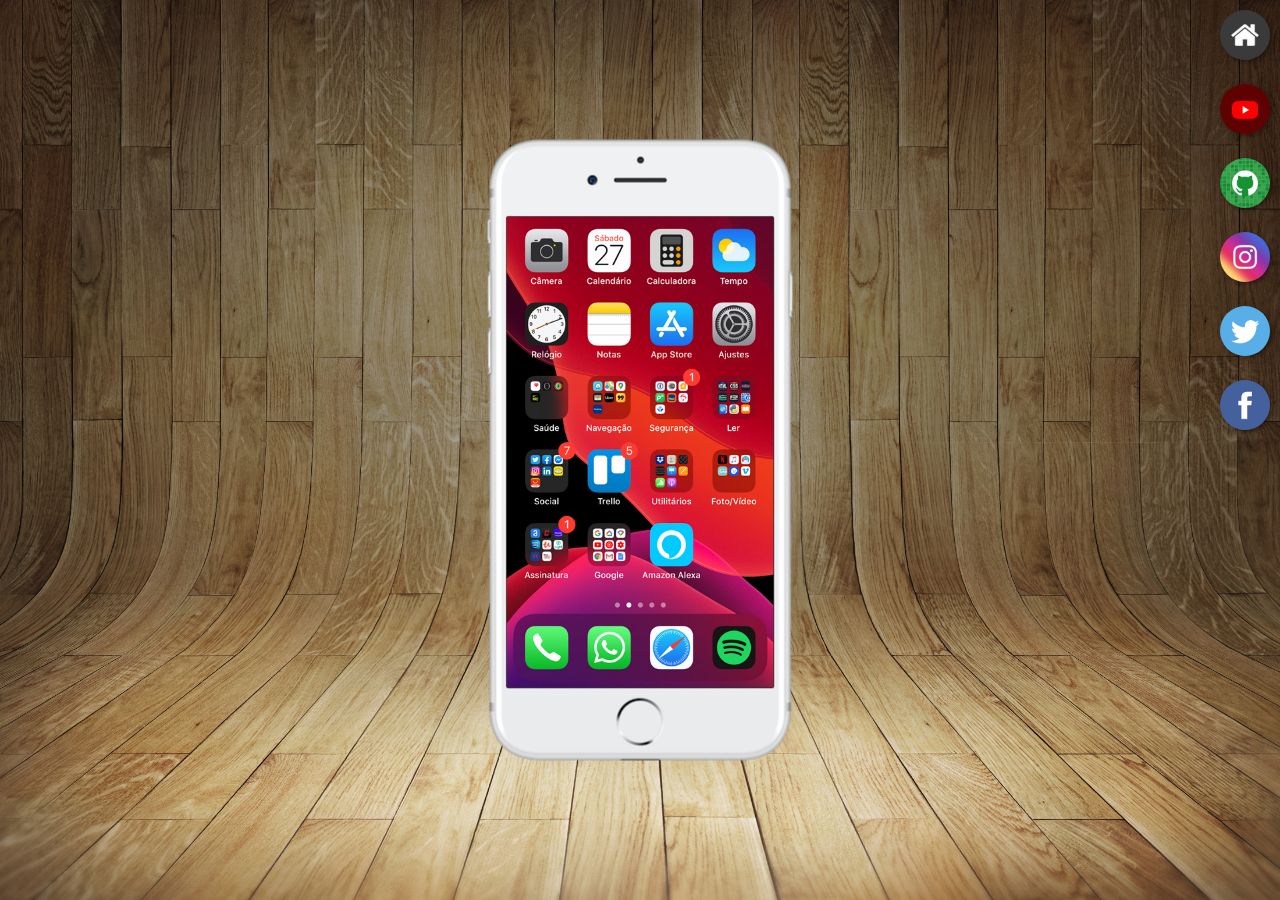
<file: index.html>
<!DOCTYPE html>
<html lang="pt-br">
<head>
    <meta charset="UTF-8">
    <meta name="viewport" content="width=device-width, initial-scale=1.0">
    <link rel="shortcut icon" href="favicon.ico" type="image/x-icon">
    <link rel="stylesheet" href="estilos/style.css">
    <title>Projeto Redes Sociais</title>
</head>
<body>
    <main>
        <section id="telefone">
            <iframe src="home.html" name="tela" id="tela" frameborder="0">
                Seu navegador não é compativel com isso
            </iframe>
        </section>
        <section id="rede-sociais">
            <a href="home.html" target='tela'><img src="imagens/logo-home.jpg" alt="Home"></a><br>
            <a href="youtube.html" target='tela'><img src="imagens/logo-youtube.jpg" alt="YouTube"></a><br>
            <a href="github.html" target='tela'><img src="imagens/logo-github.jpg" alt="GitHub"></a><br>
            <a href="instagram.html" target='tela'><img src="imagens/logo-instagram.jpg" alt="Instagram"></a><br>
            <a href="twitter.html" target='tela'><img src="imagens/logo-twitter.jpg" alt="Twitter"></a><br>
            <a href="facebook.html" target='tela'><img src="imagens/logo-facebook.jpg" alt="FaceBook"></a><br>
        </section>
    </main>
</body>
</html>
</file>
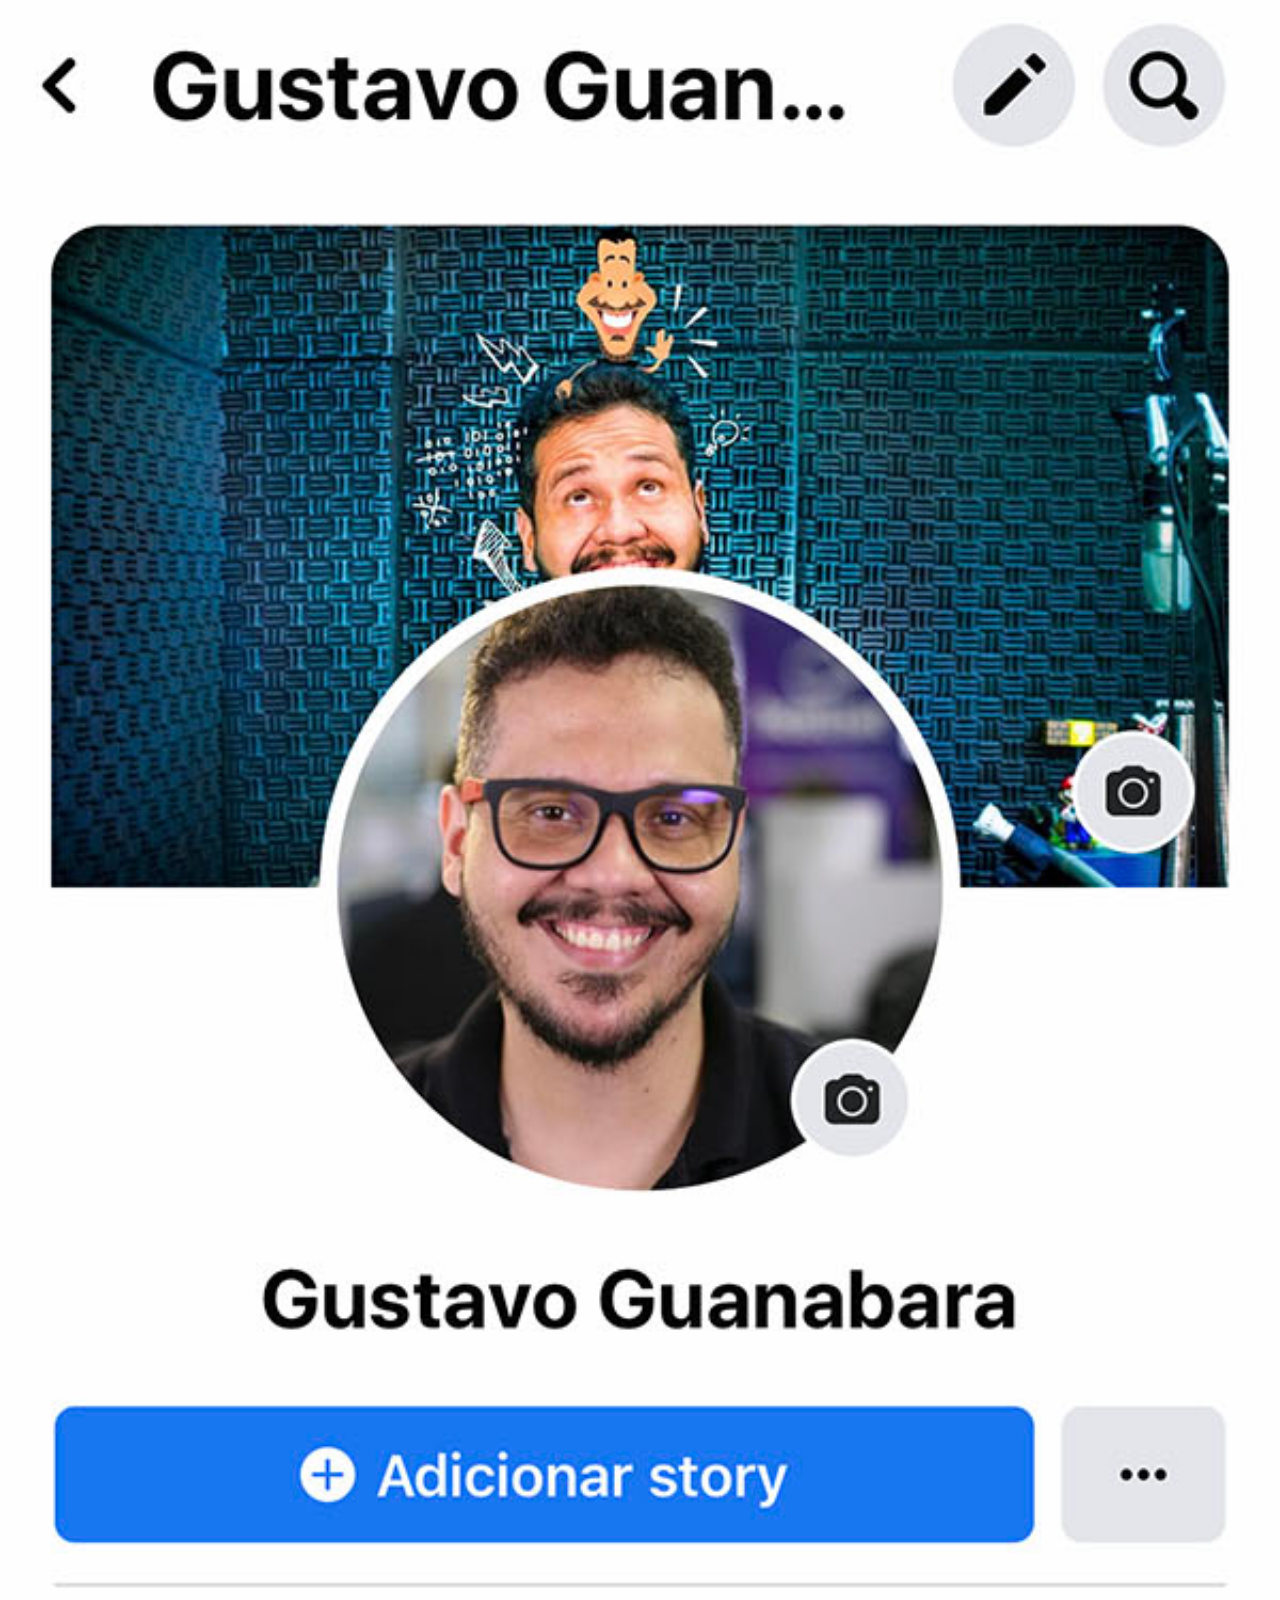
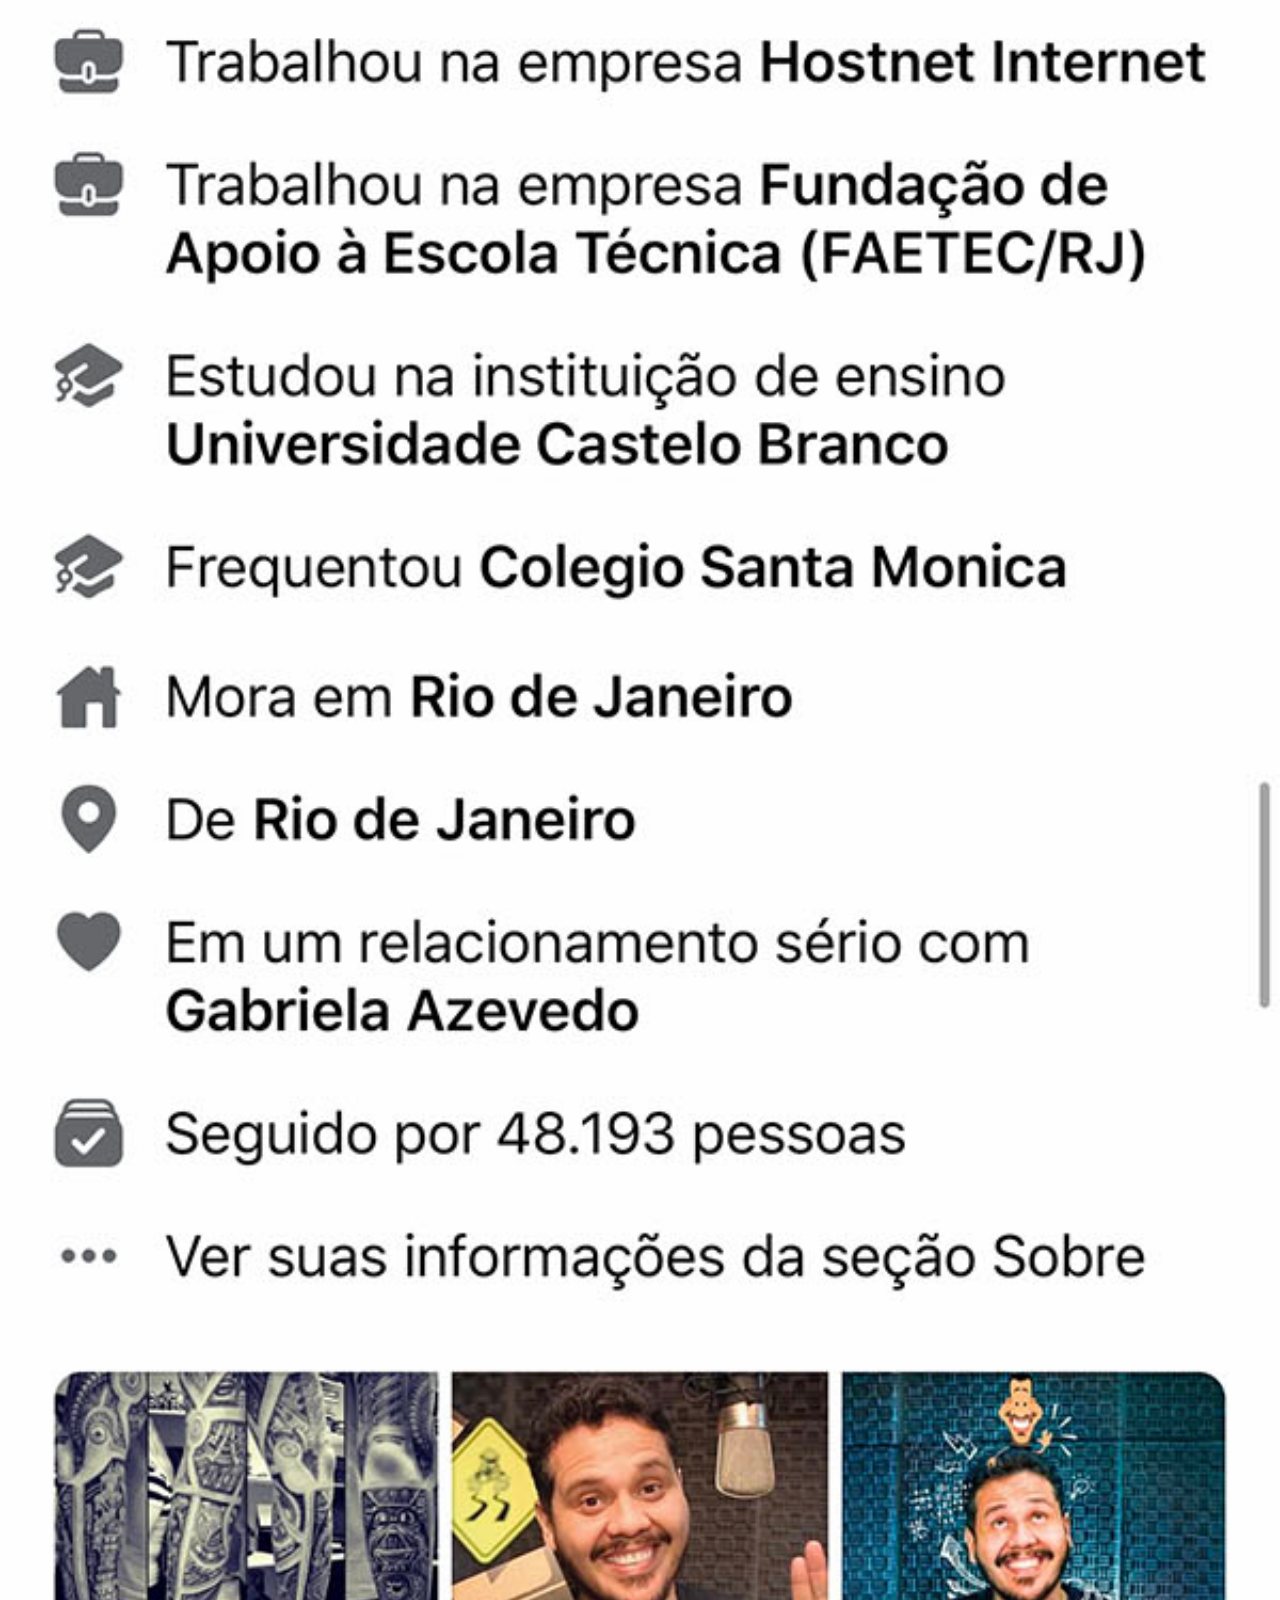
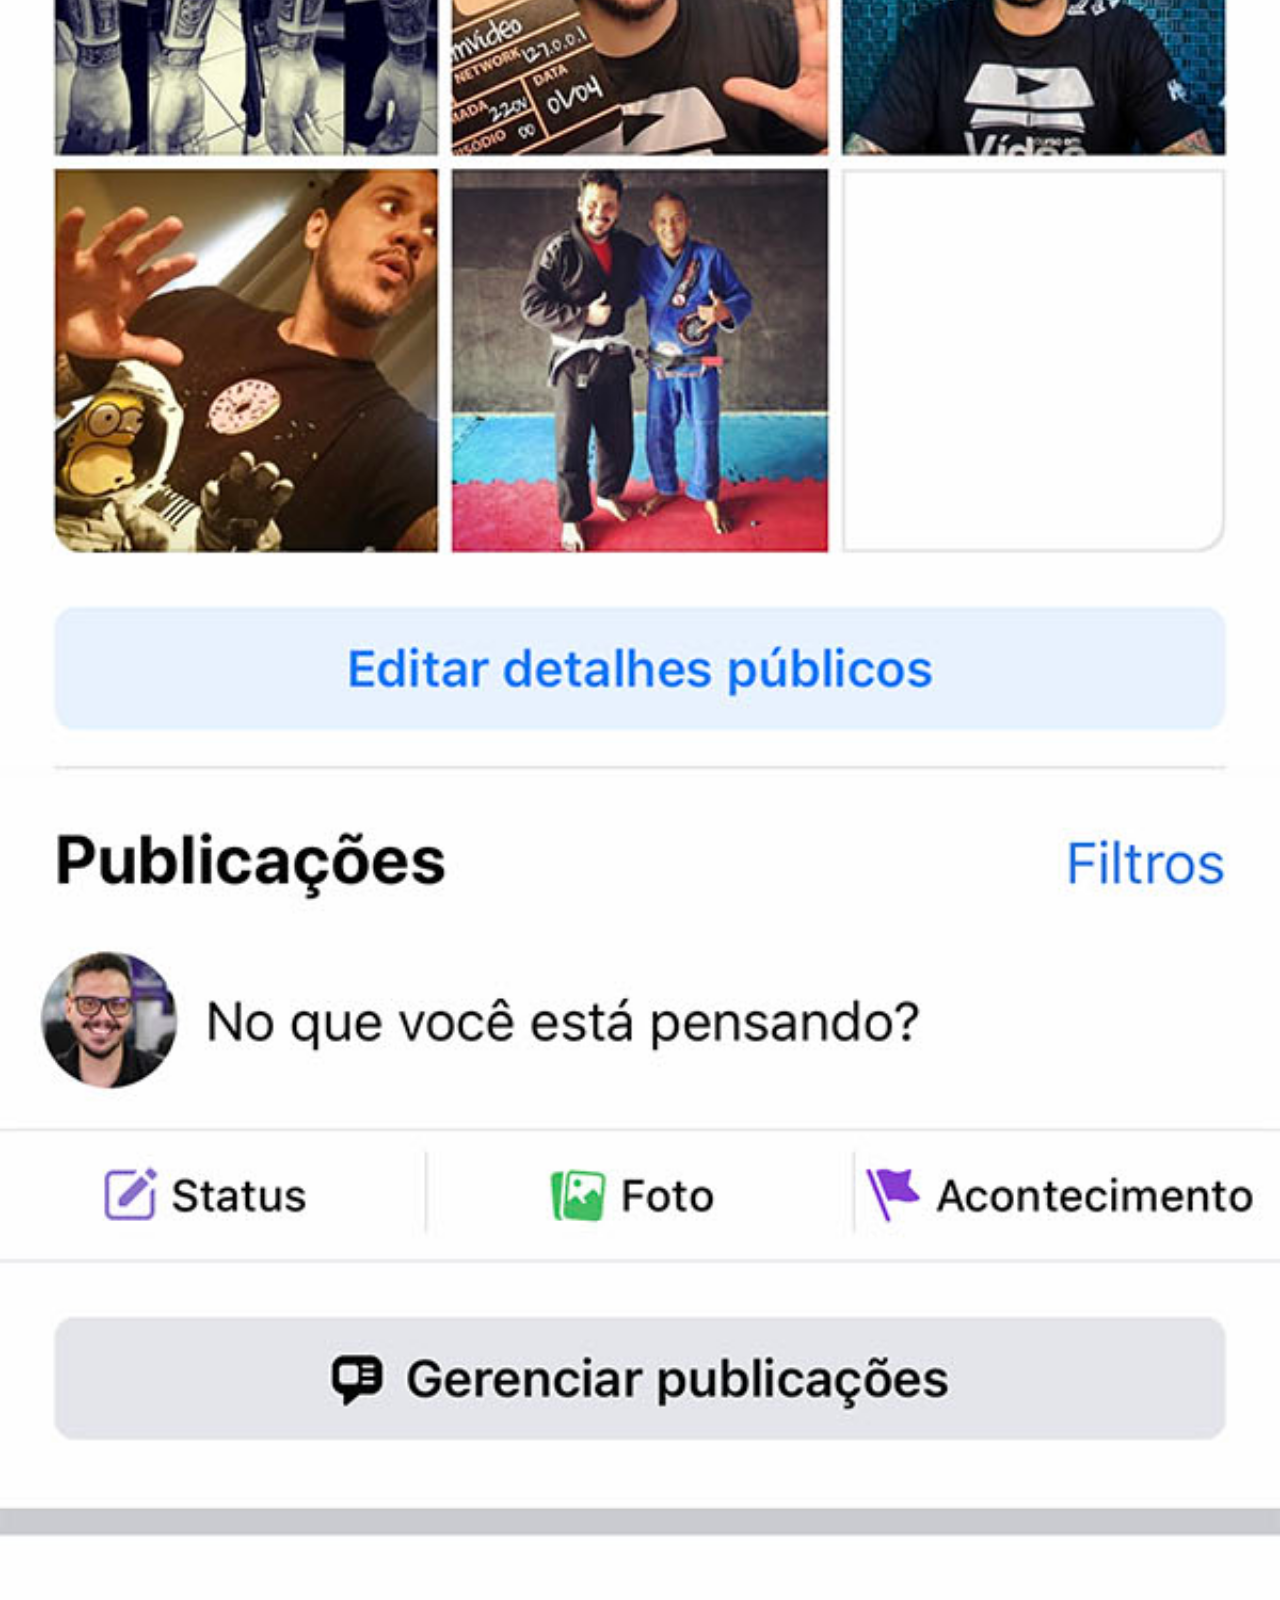
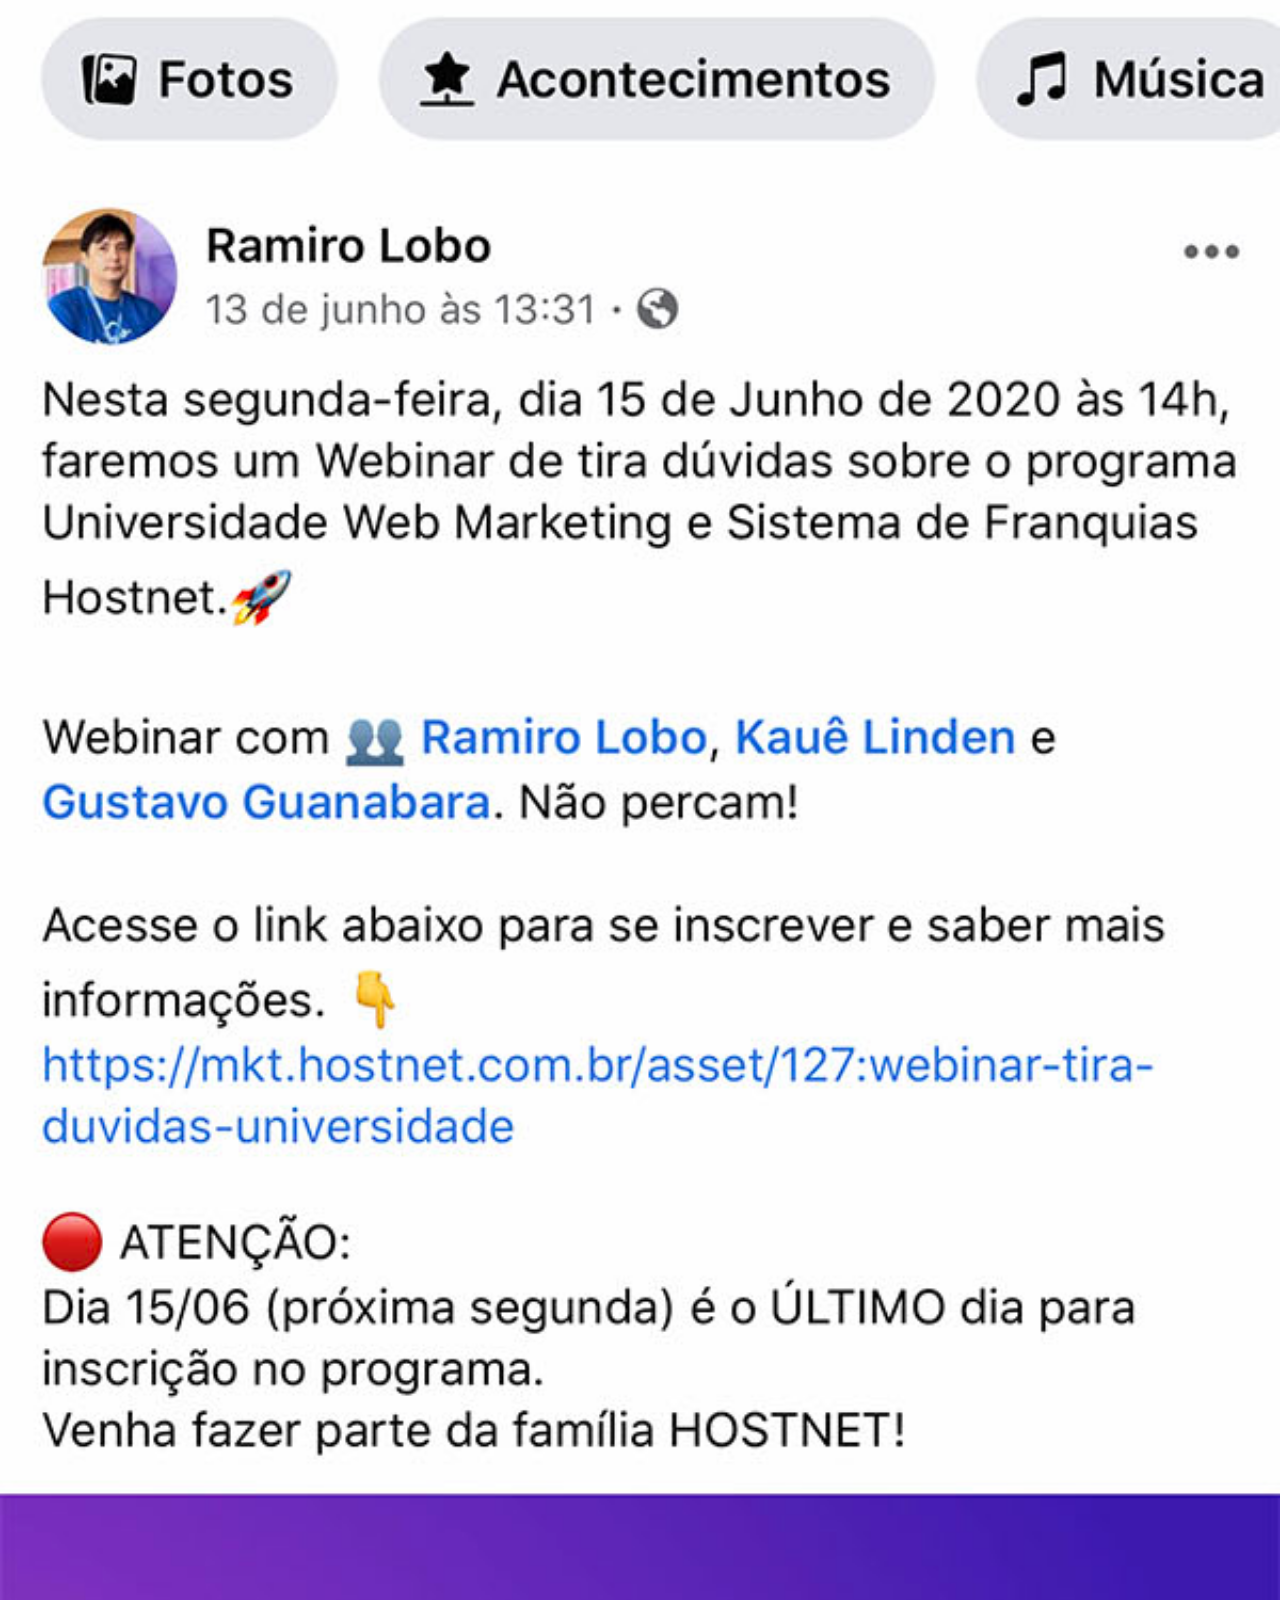
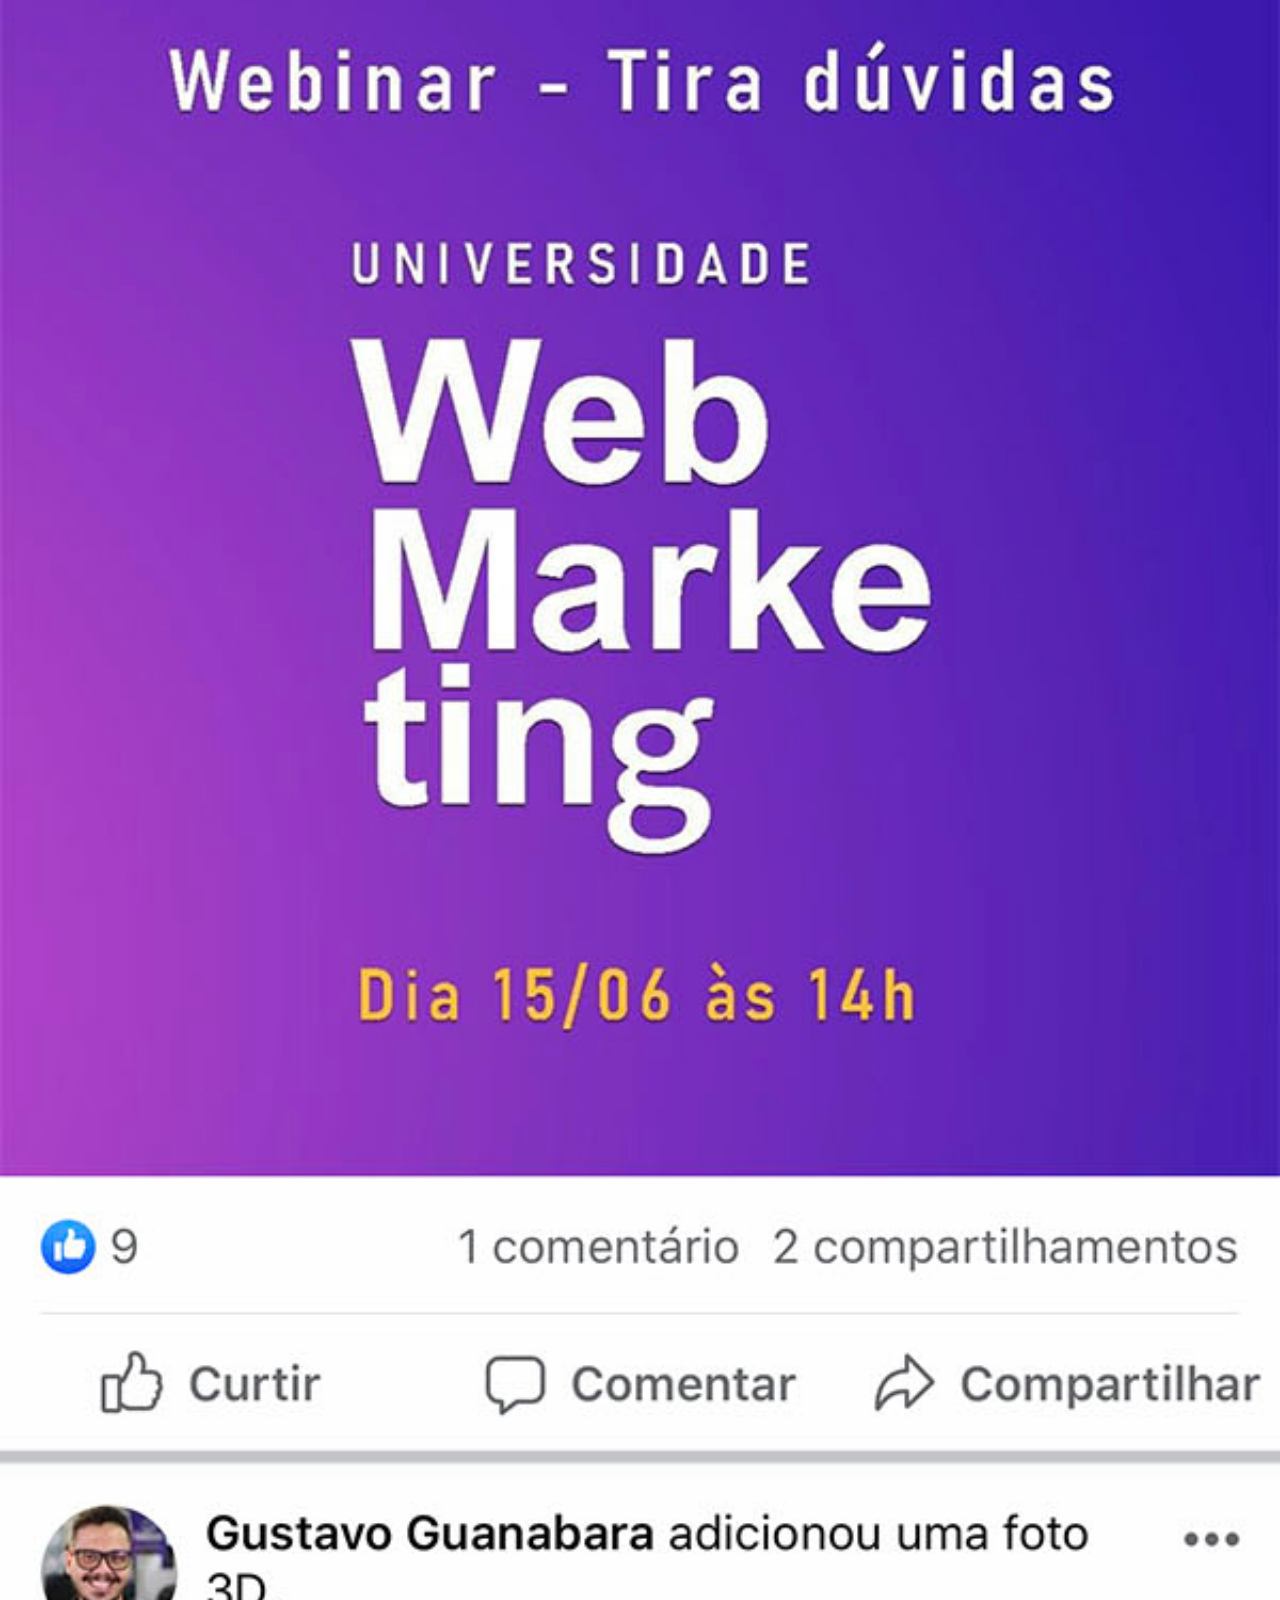
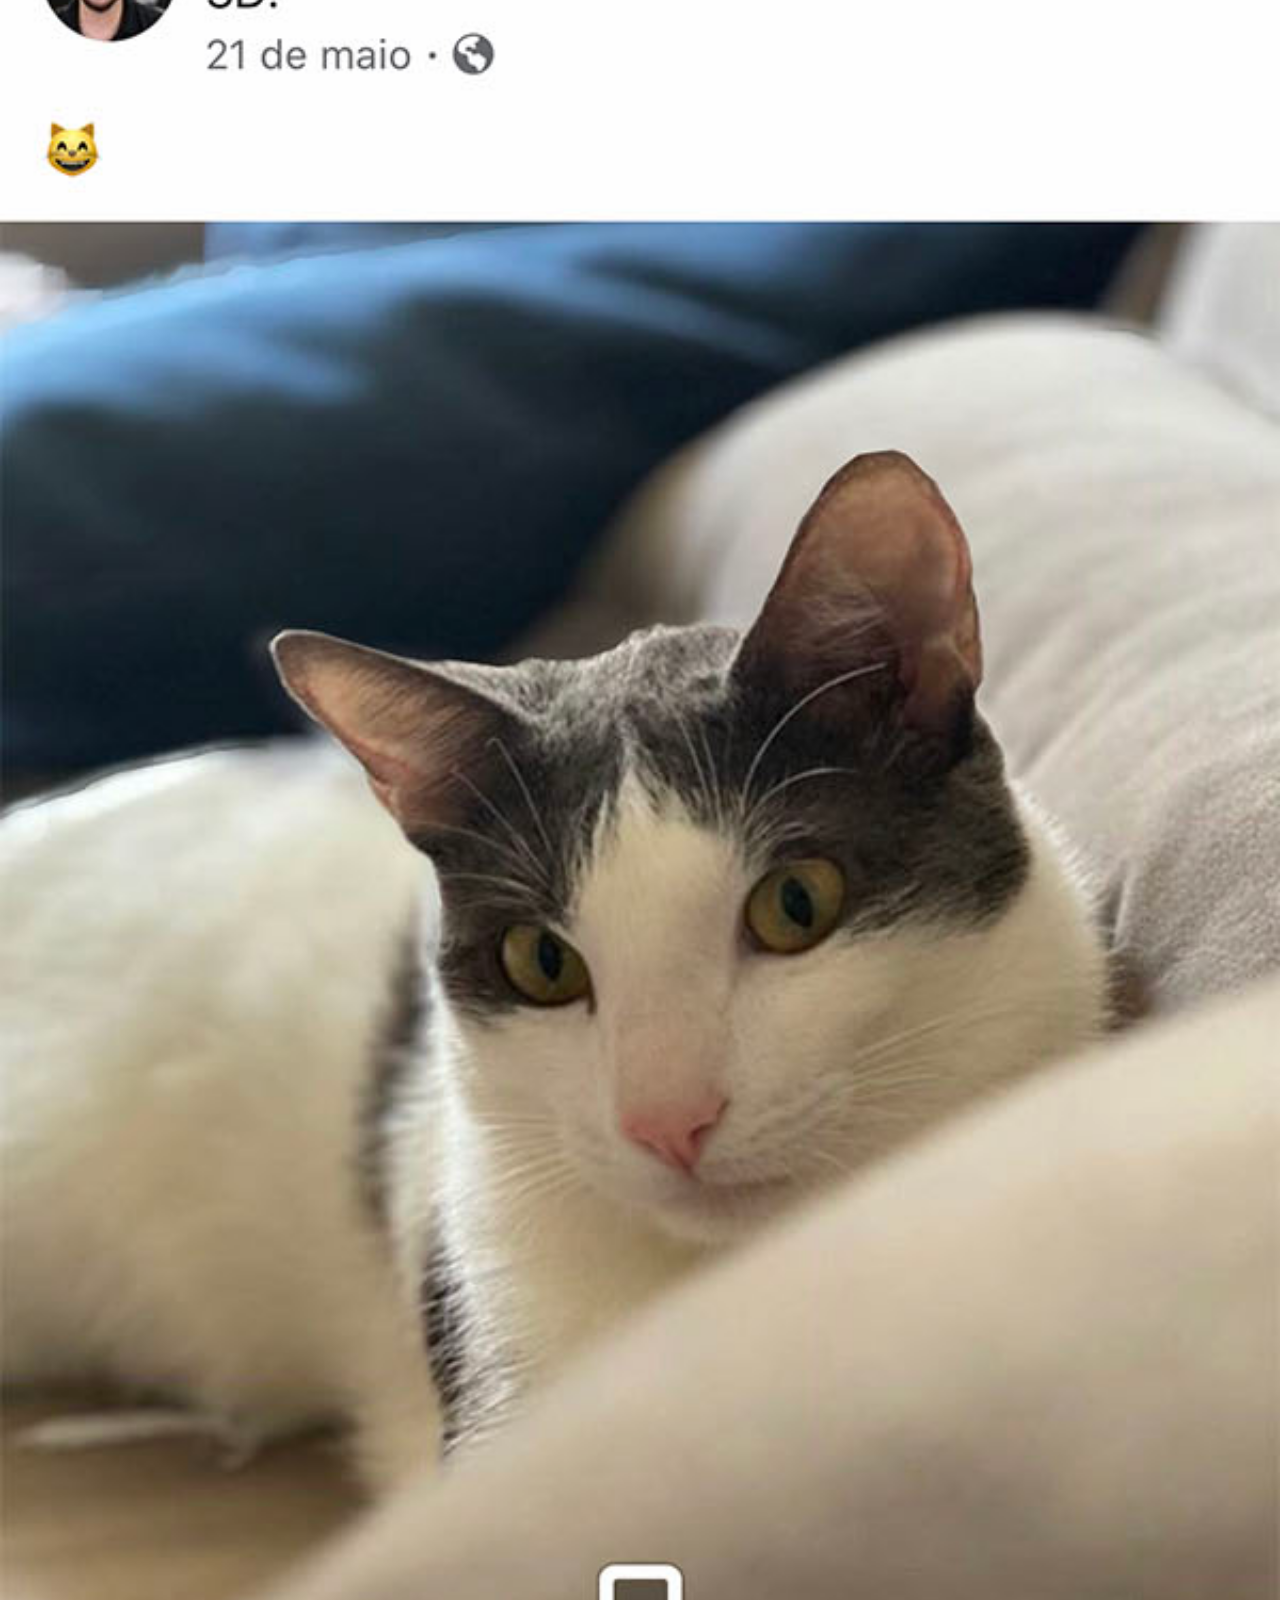
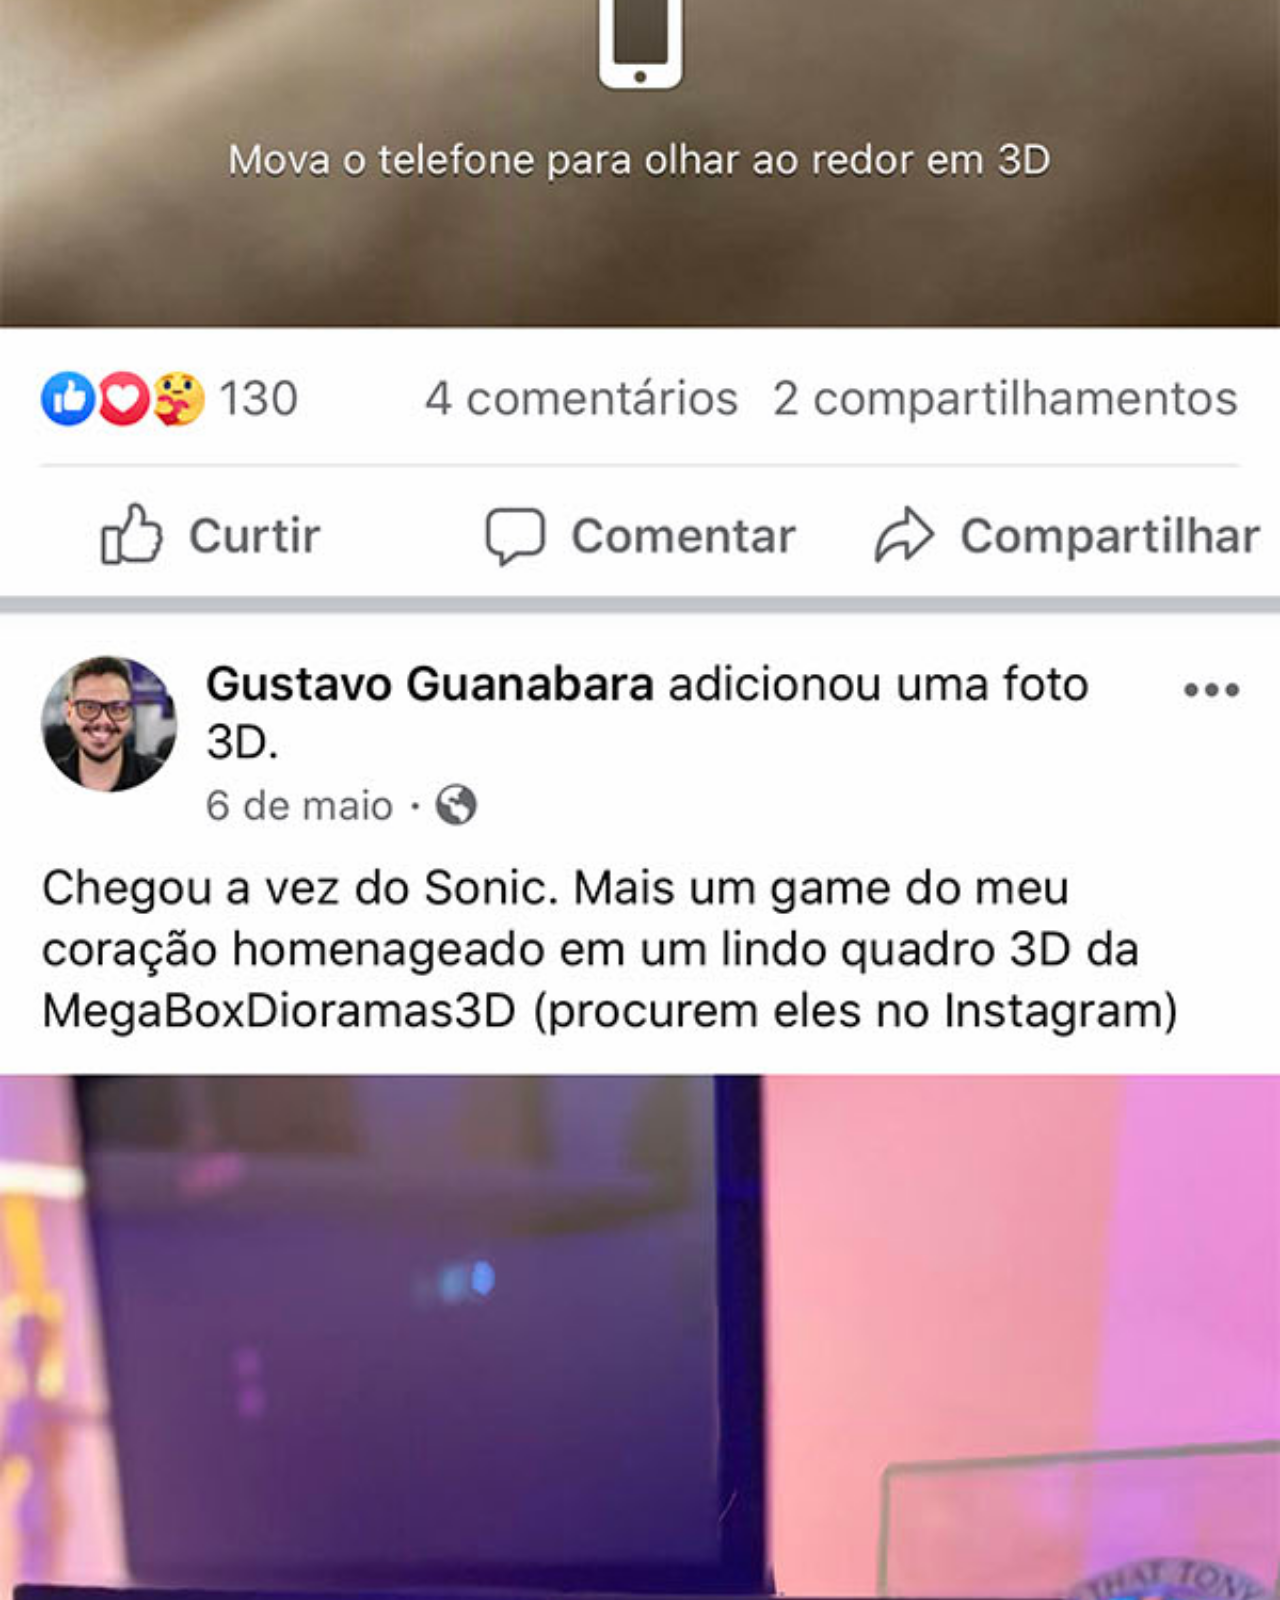
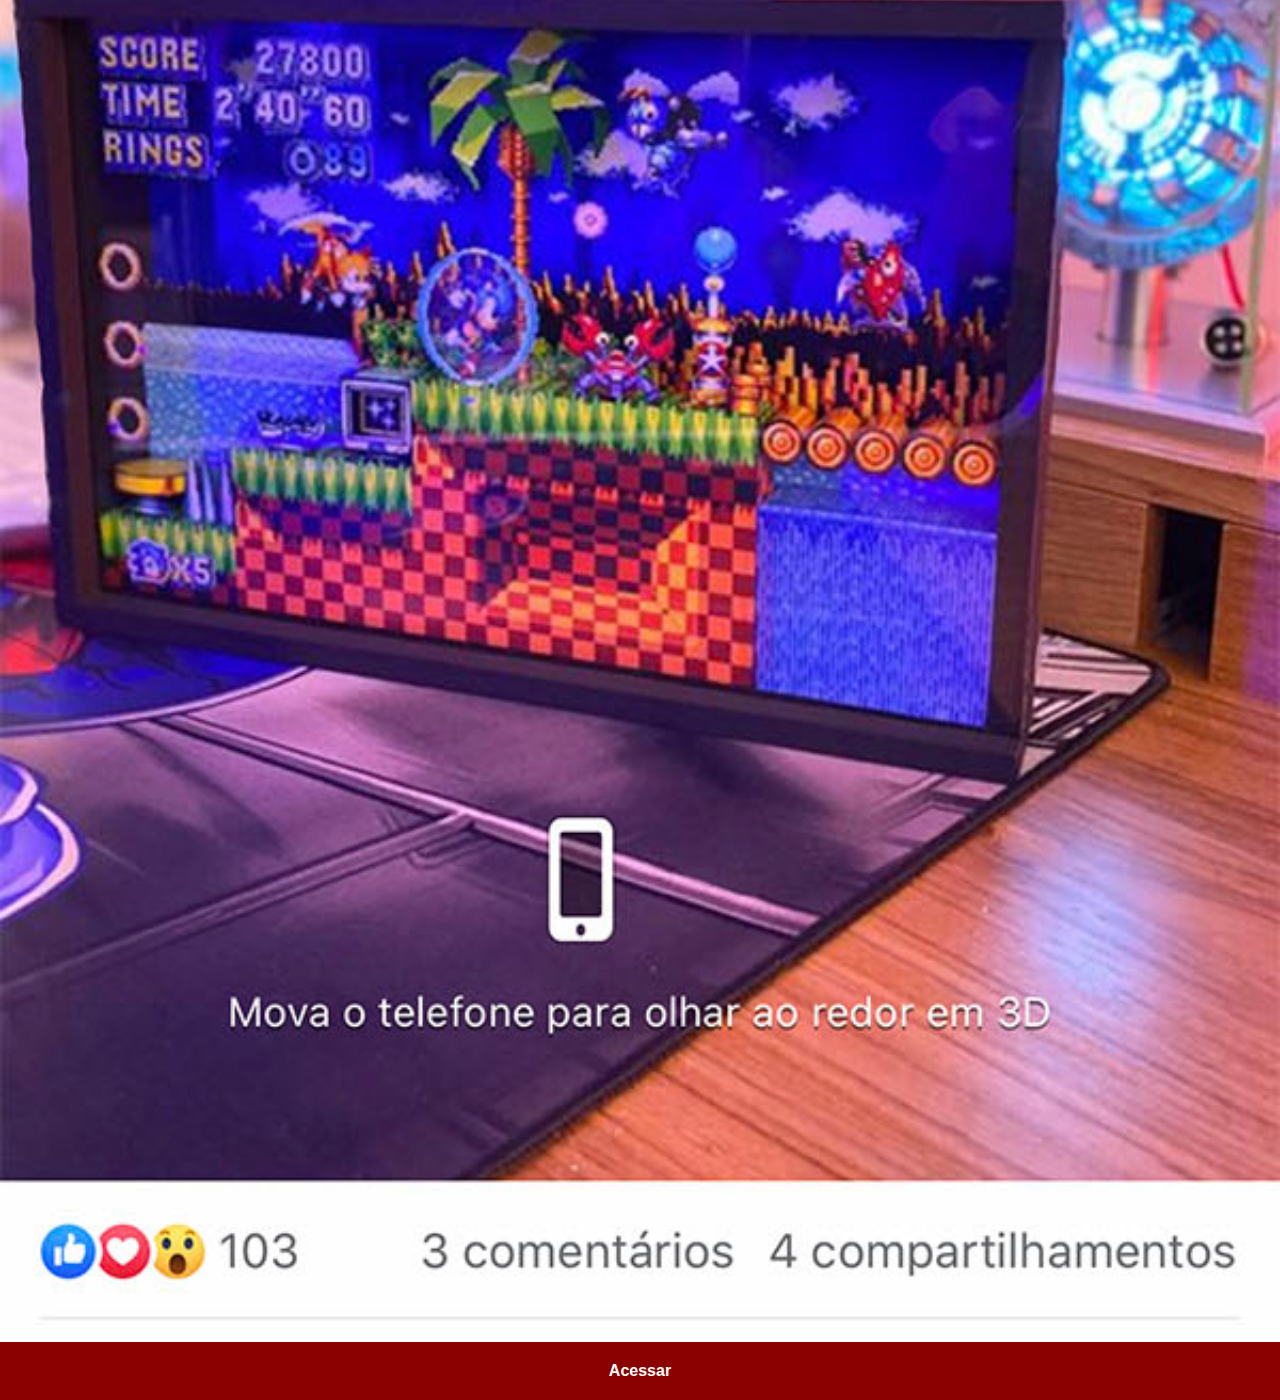
<file: facebook.html>
<!DOCTYPE html>
<html lang="pt-br">
<head>
    <meta charset="UTF-8">
    <meta name="viewport" content="width=device-width, initial-scale=1.0">
    <title>FaceBook</title>
    <link rel="stylesheet" href="estilos/social.css">
</head>
<body>
    <img src="imagens/tela-facebook.jpg" alt="FaceBook">
    <a href="https://www.facebook.com/gustavoguanabara/?locale=pt_BR" target="_blank">Acessar</a>
</body>
</html>
</file>
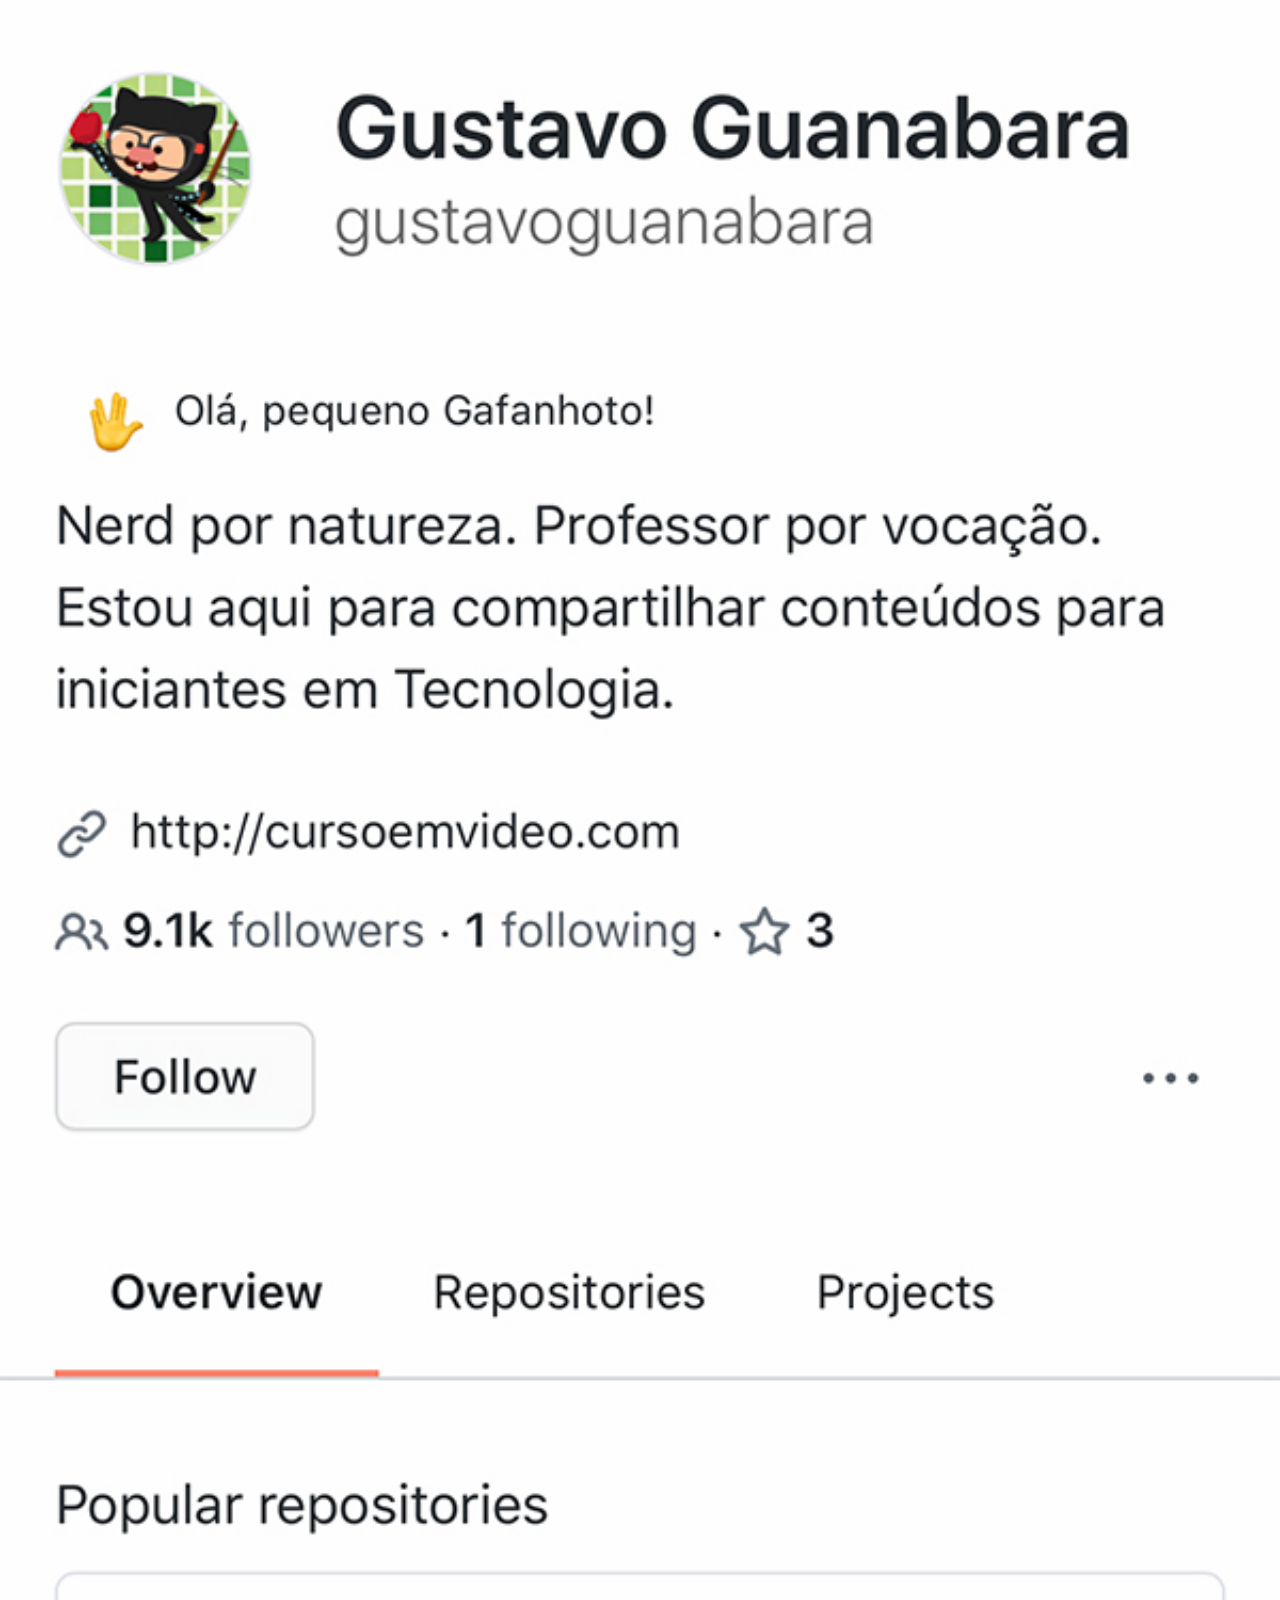
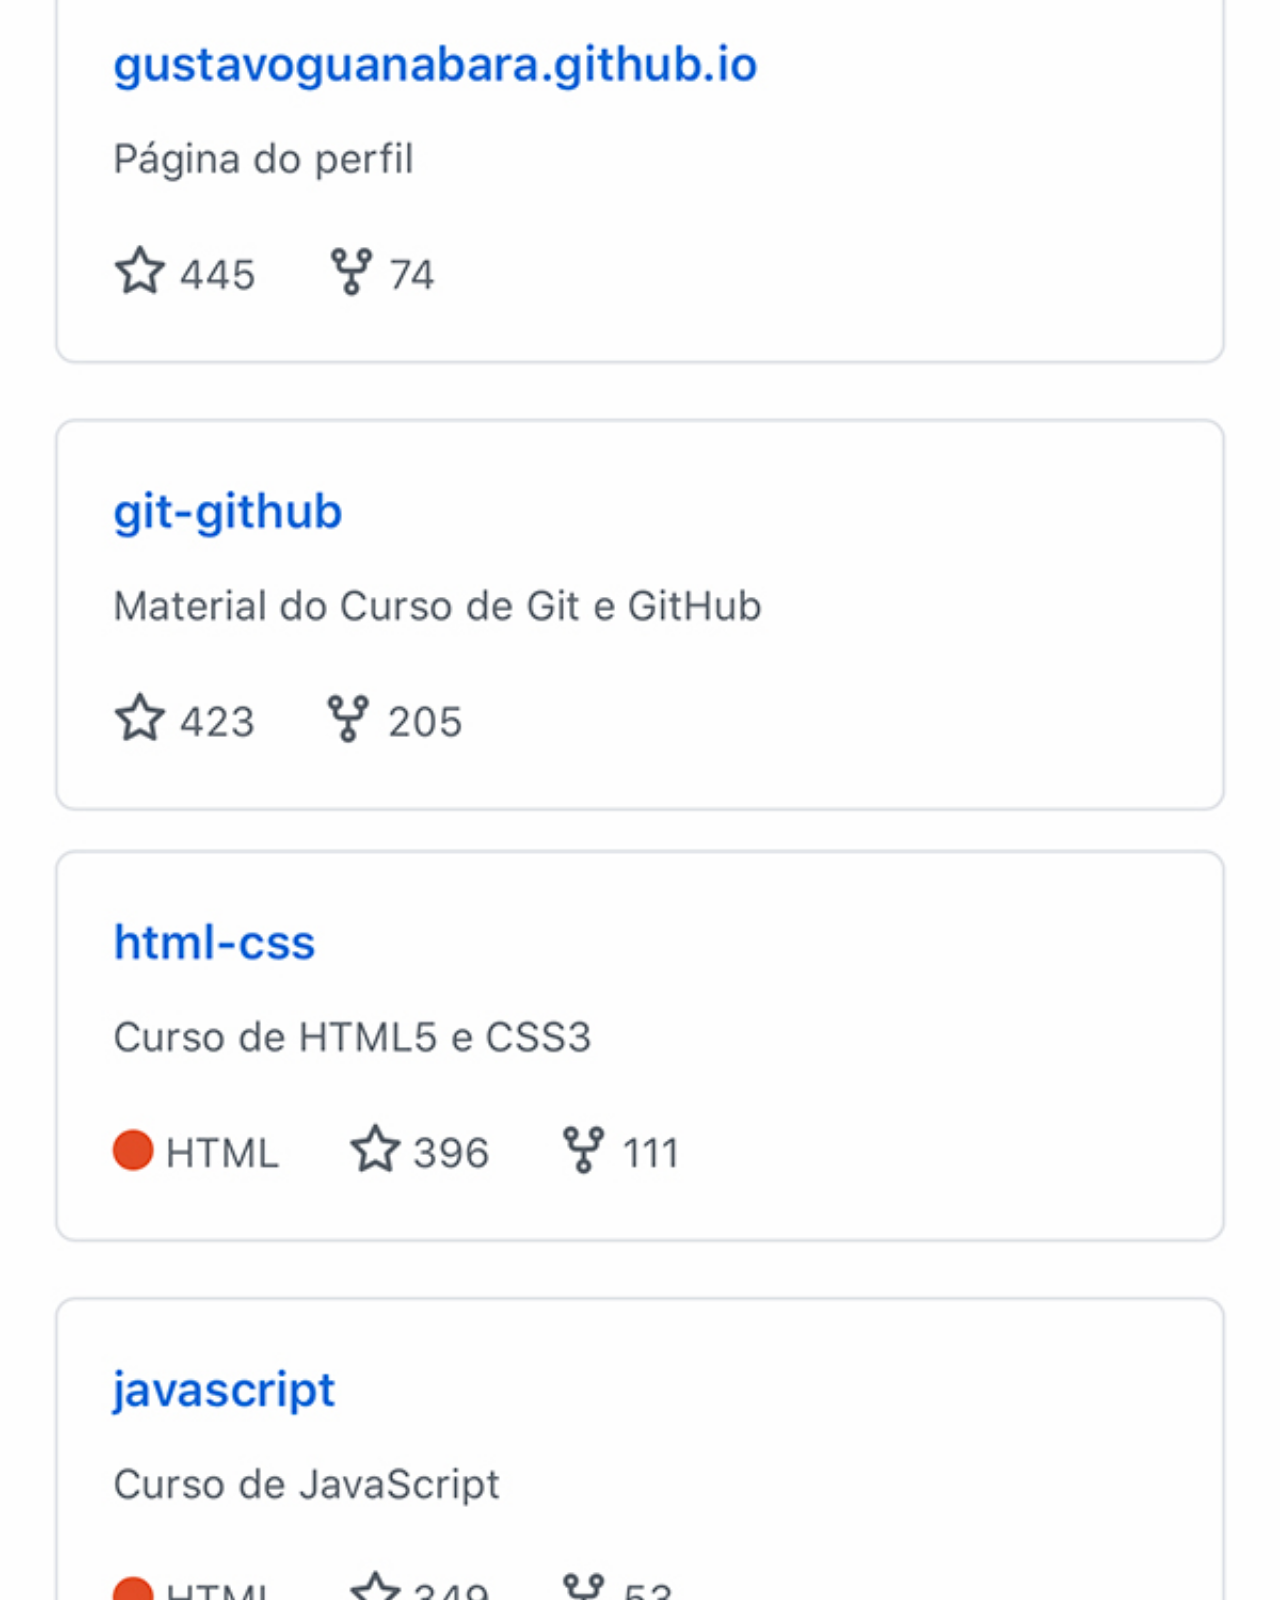
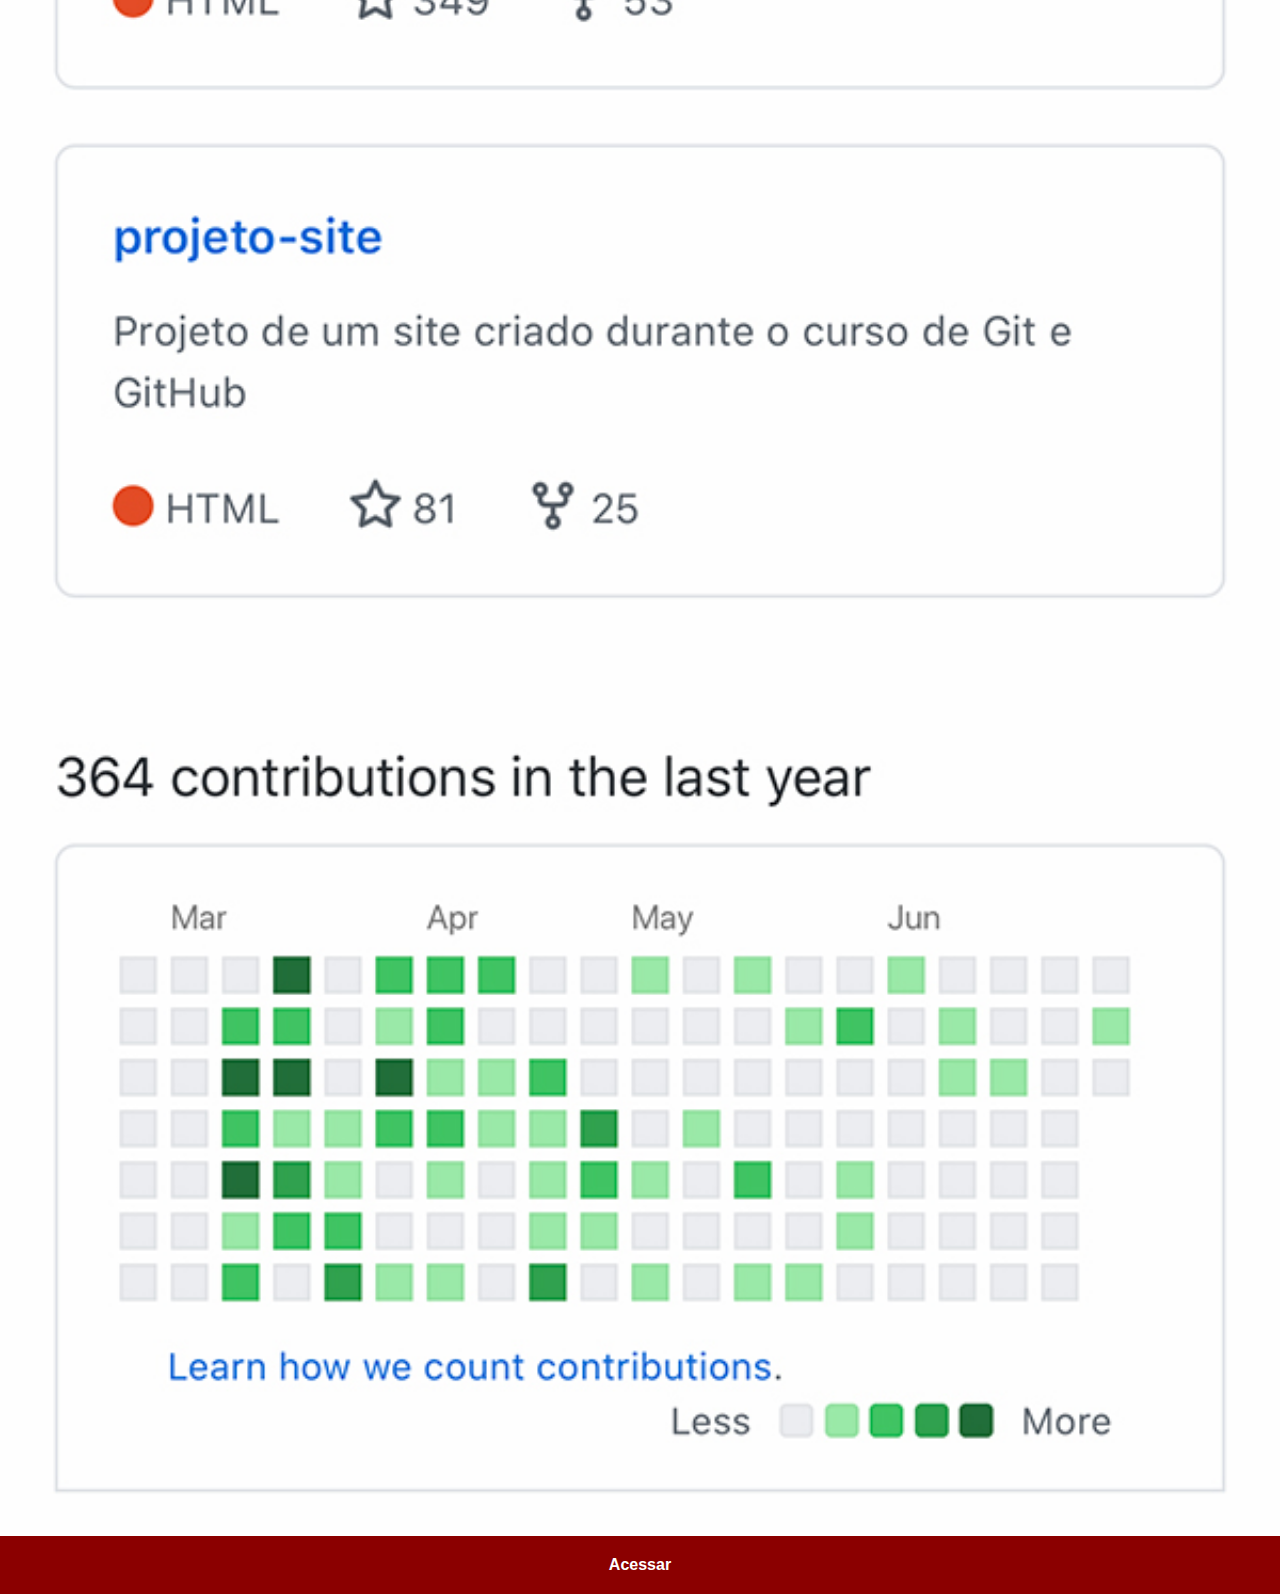
<file: github.html>
<!DOCTYPE html>
<html lang="pt-br">
<head>
    <meta charset="UTF-8">
    <meta name="viewport" content="width=device-width, initial-scale=1.0">
    <title>GitHub</title>
    <link rel="stylesheet" href="estilos/social.css">
</head>
<body>
    <img src="imagens/tela-github.jpg" alt="GitHub">
    <a href="https://github.com/gustavoguanabara" target="_blank">Acessar</a>
</body>
</html>
</file>
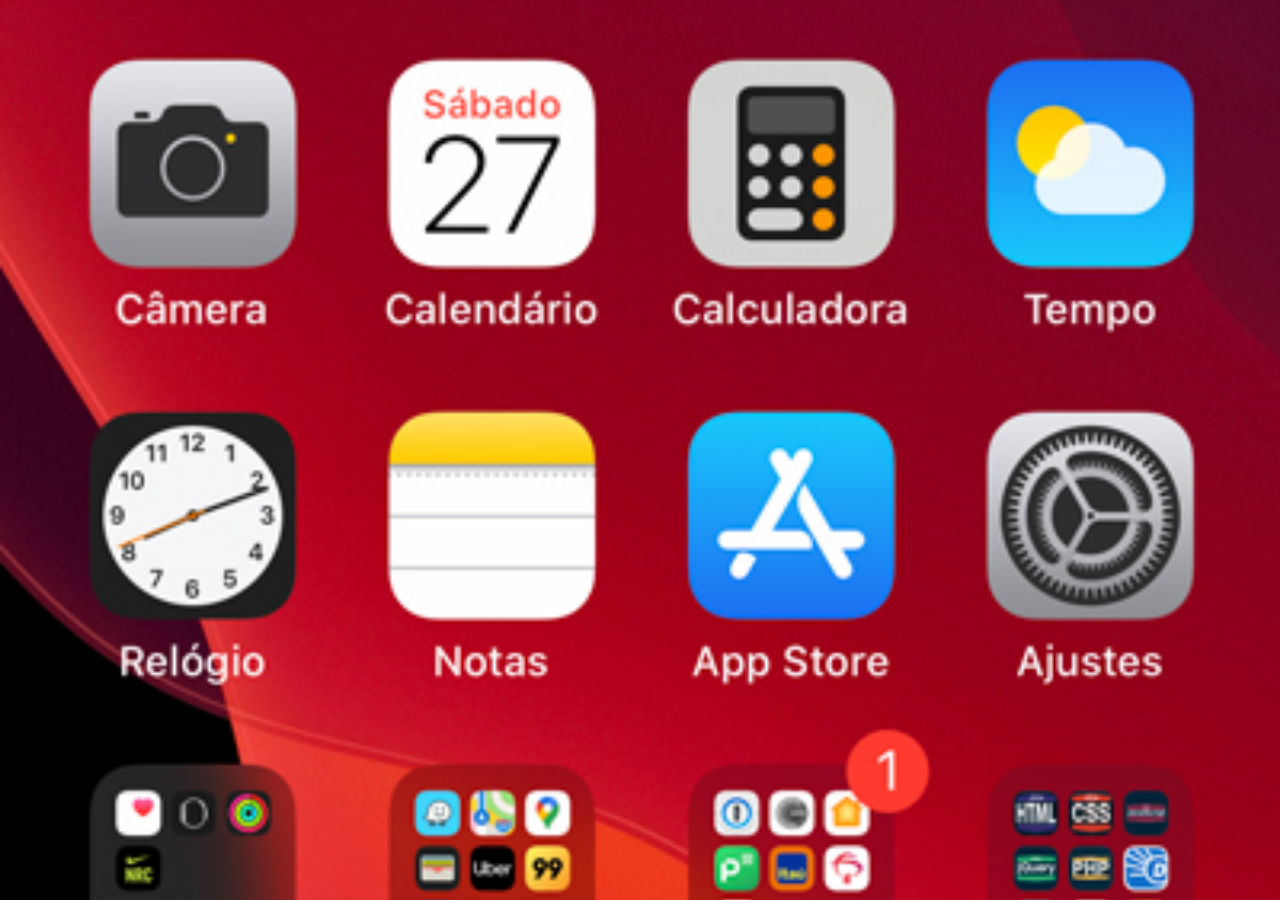
<file: home.html>
<!DOCTYPE html>
<html lang="pt-br">
<head>
    <meta charset="UTF-8">
    <meta name="viewport" content="width=device-width, initial-scale=1.0">
    <title>home</title>
</head>
<style>
    * {
     margin: 0px;
     padding: 0px;
    }
    body {
     width: 100vw;
     height: 100vh;
     background: black url('imagens/tela-home.jpg') no-repeat top center;
     background-size: cover;
    }
 </style>
<body>

</body>
</html>
</file>
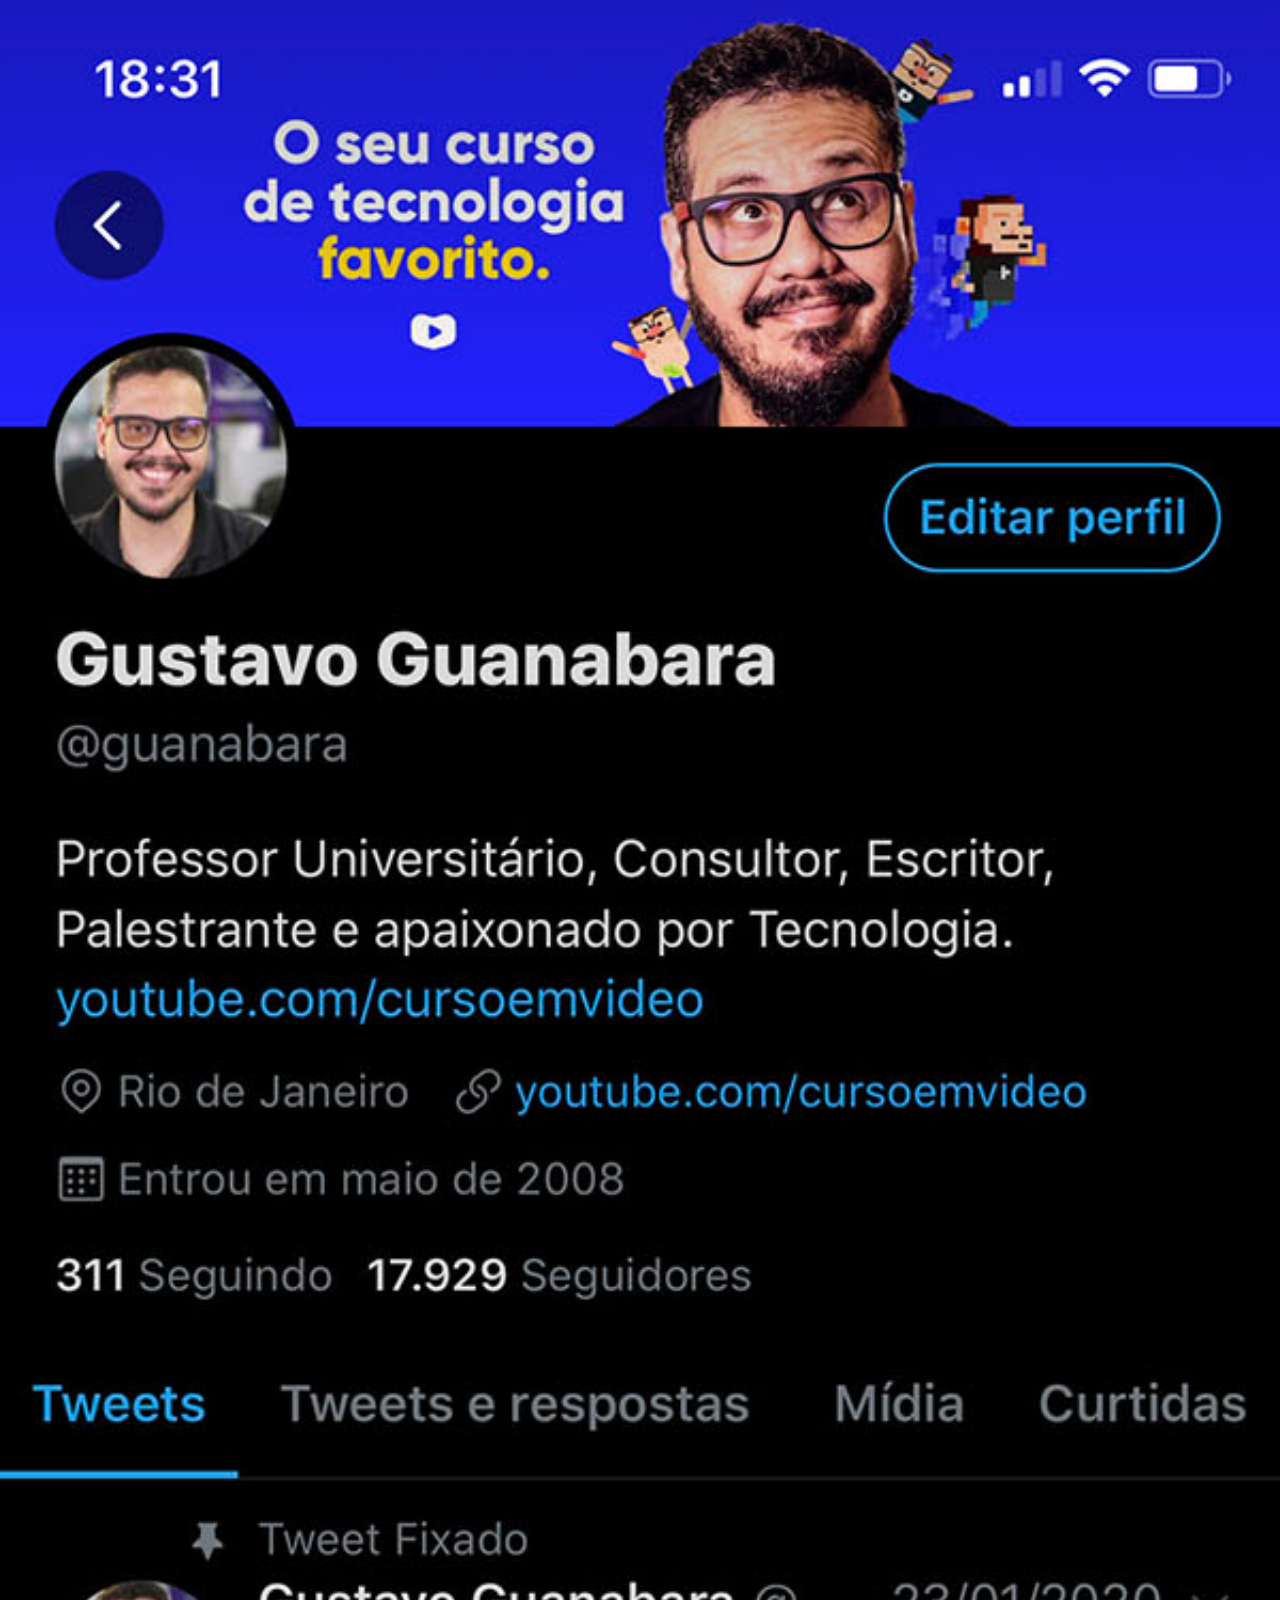
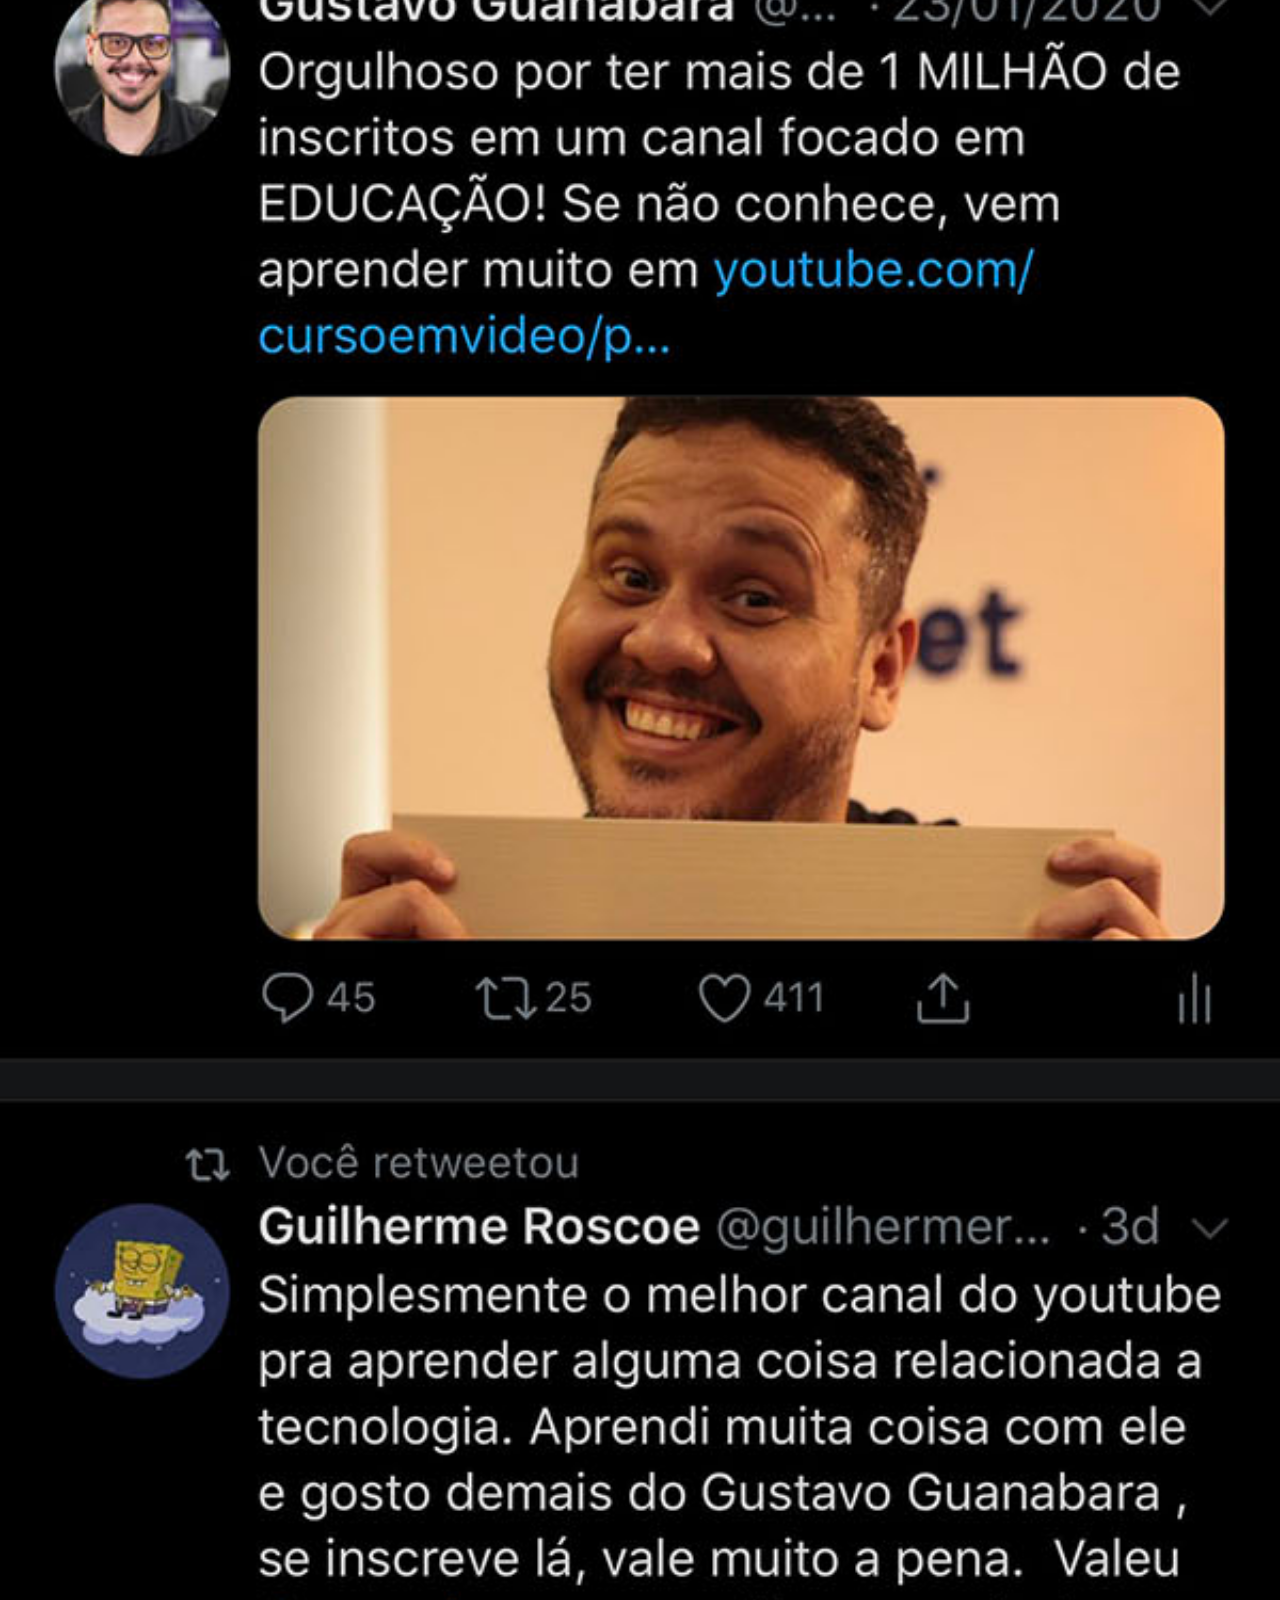
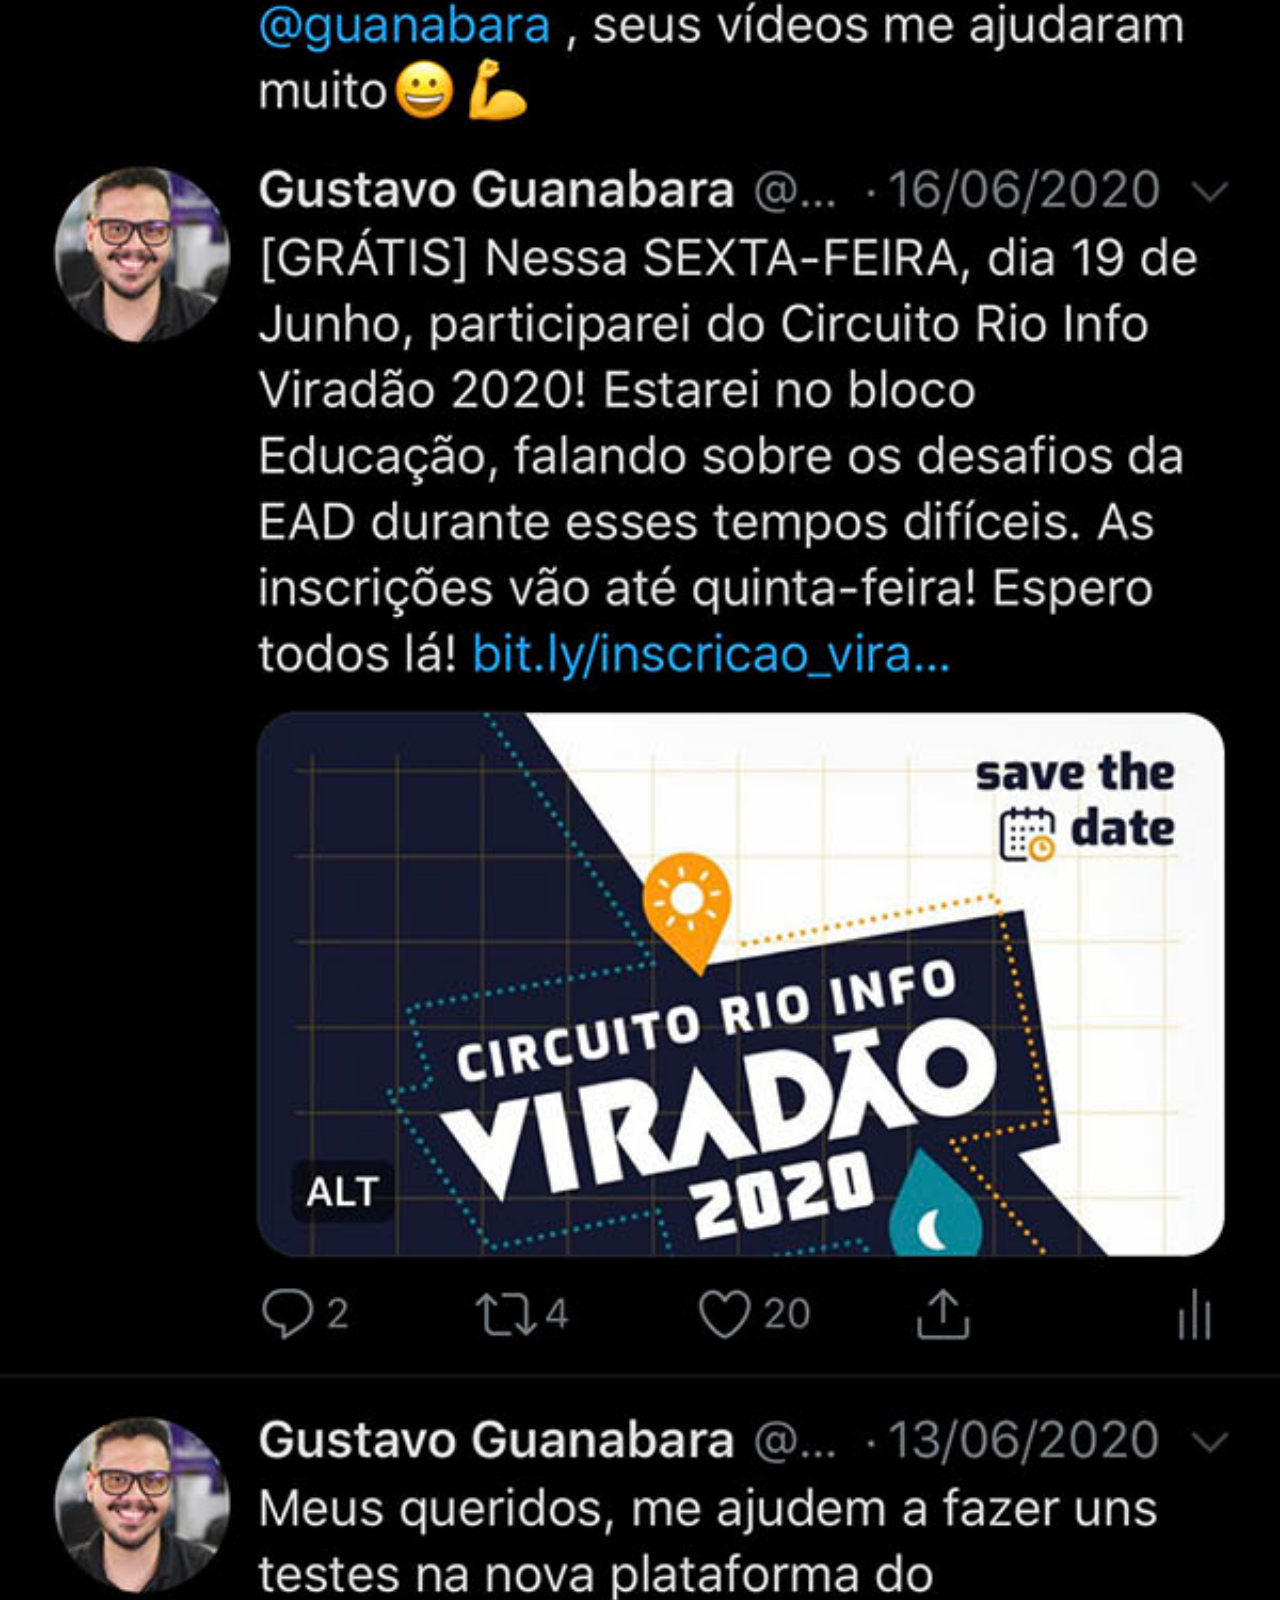
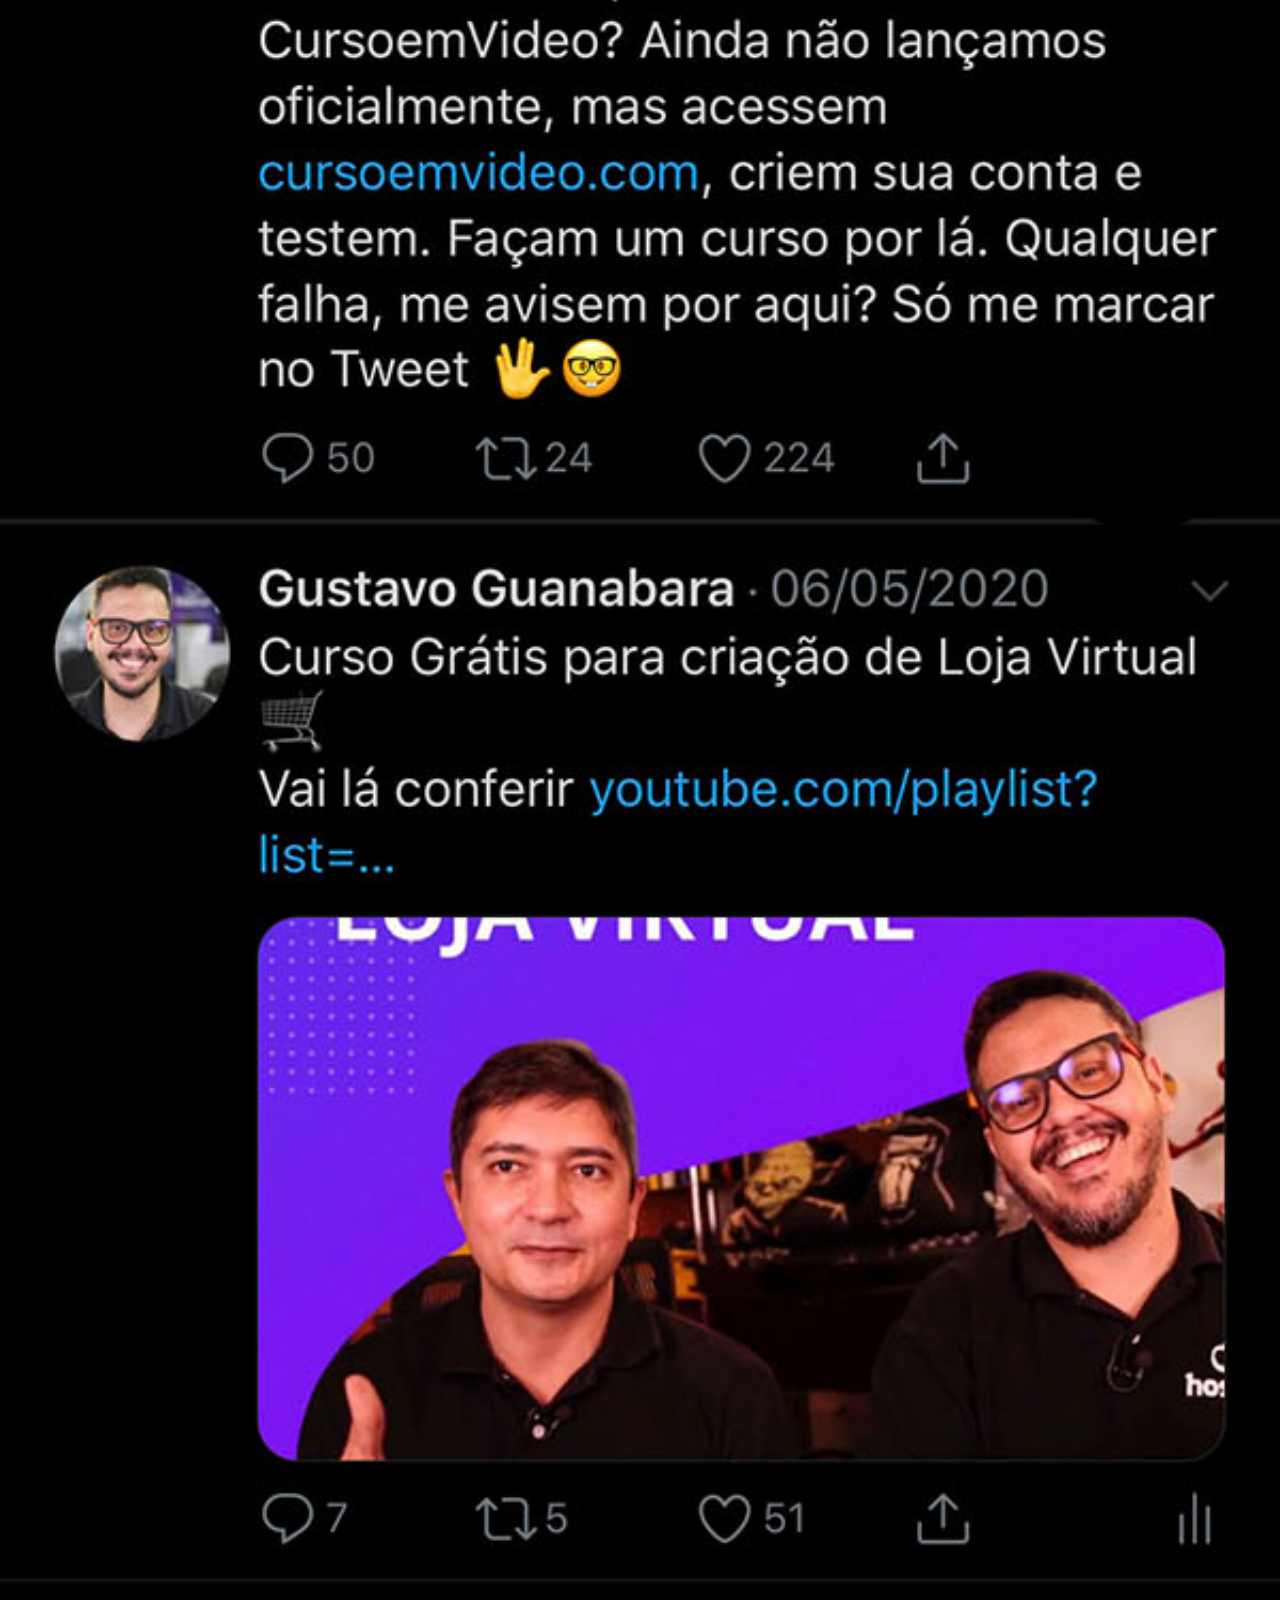
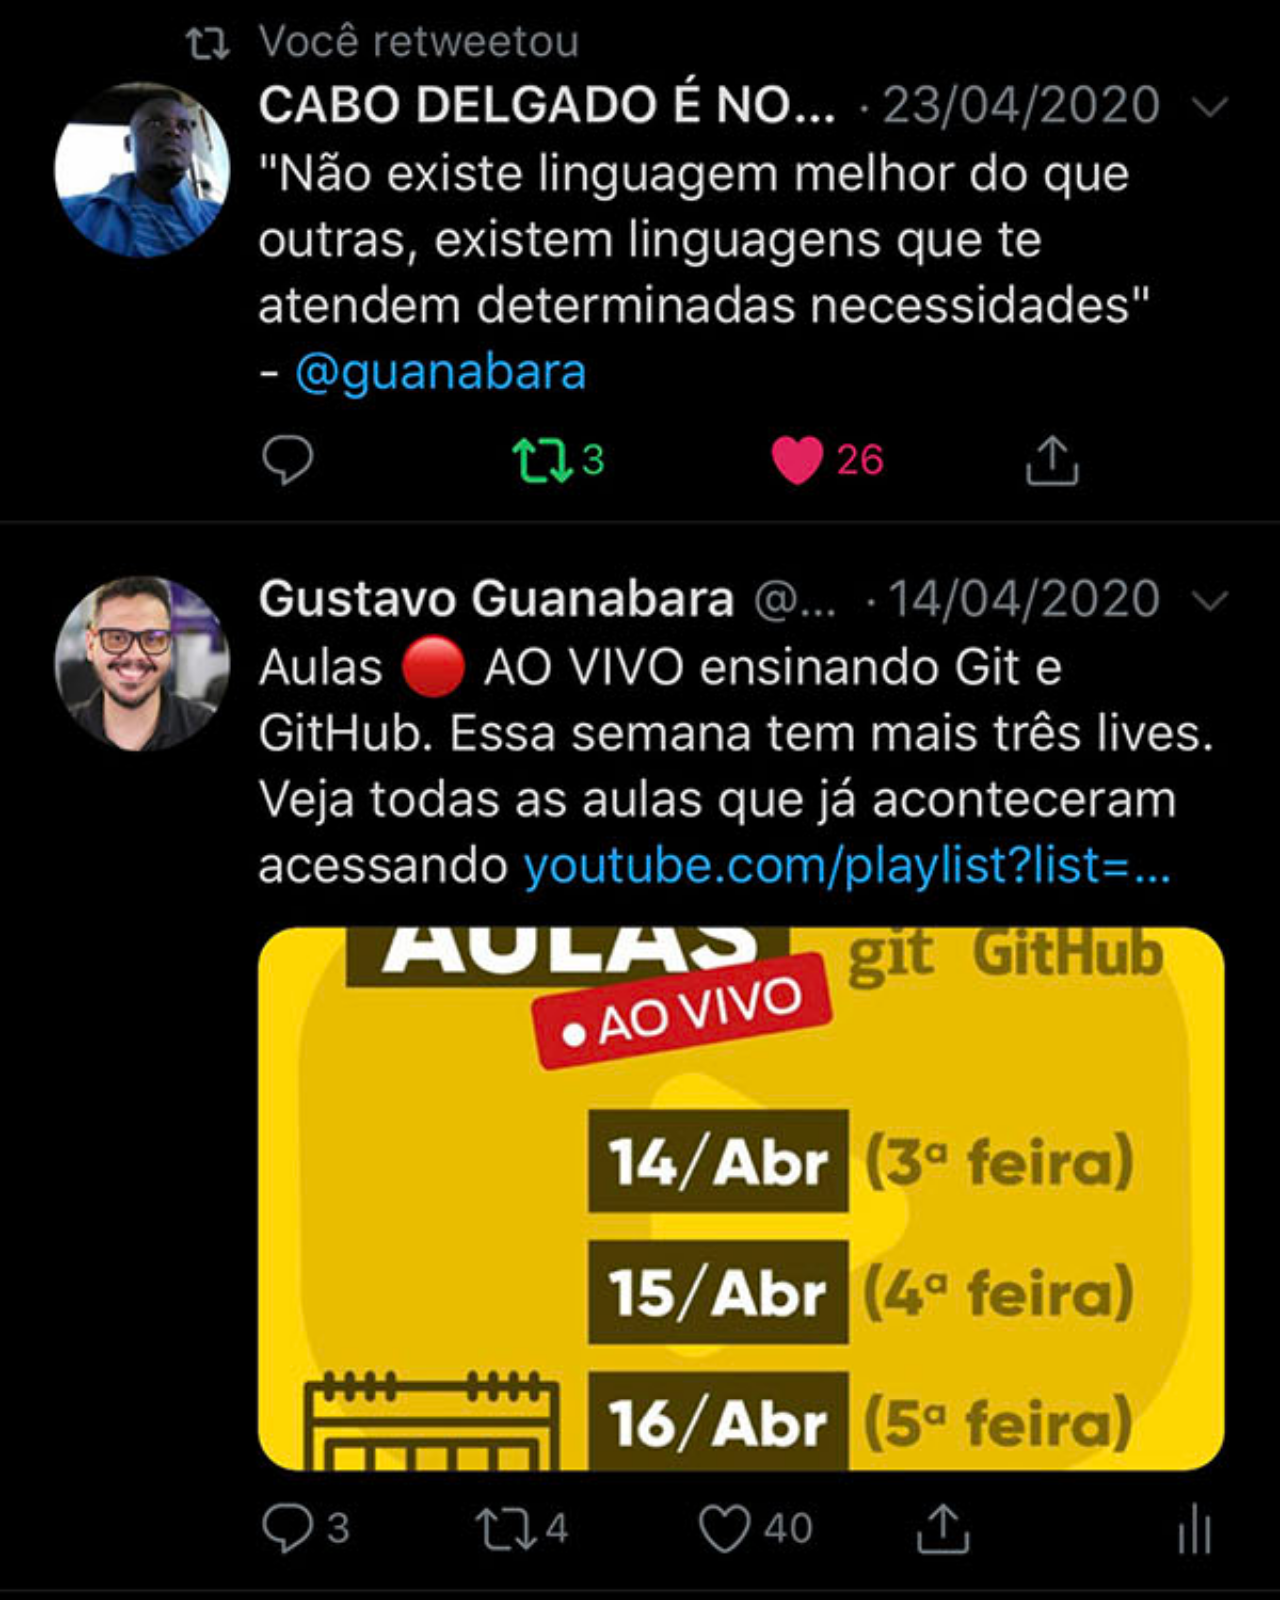
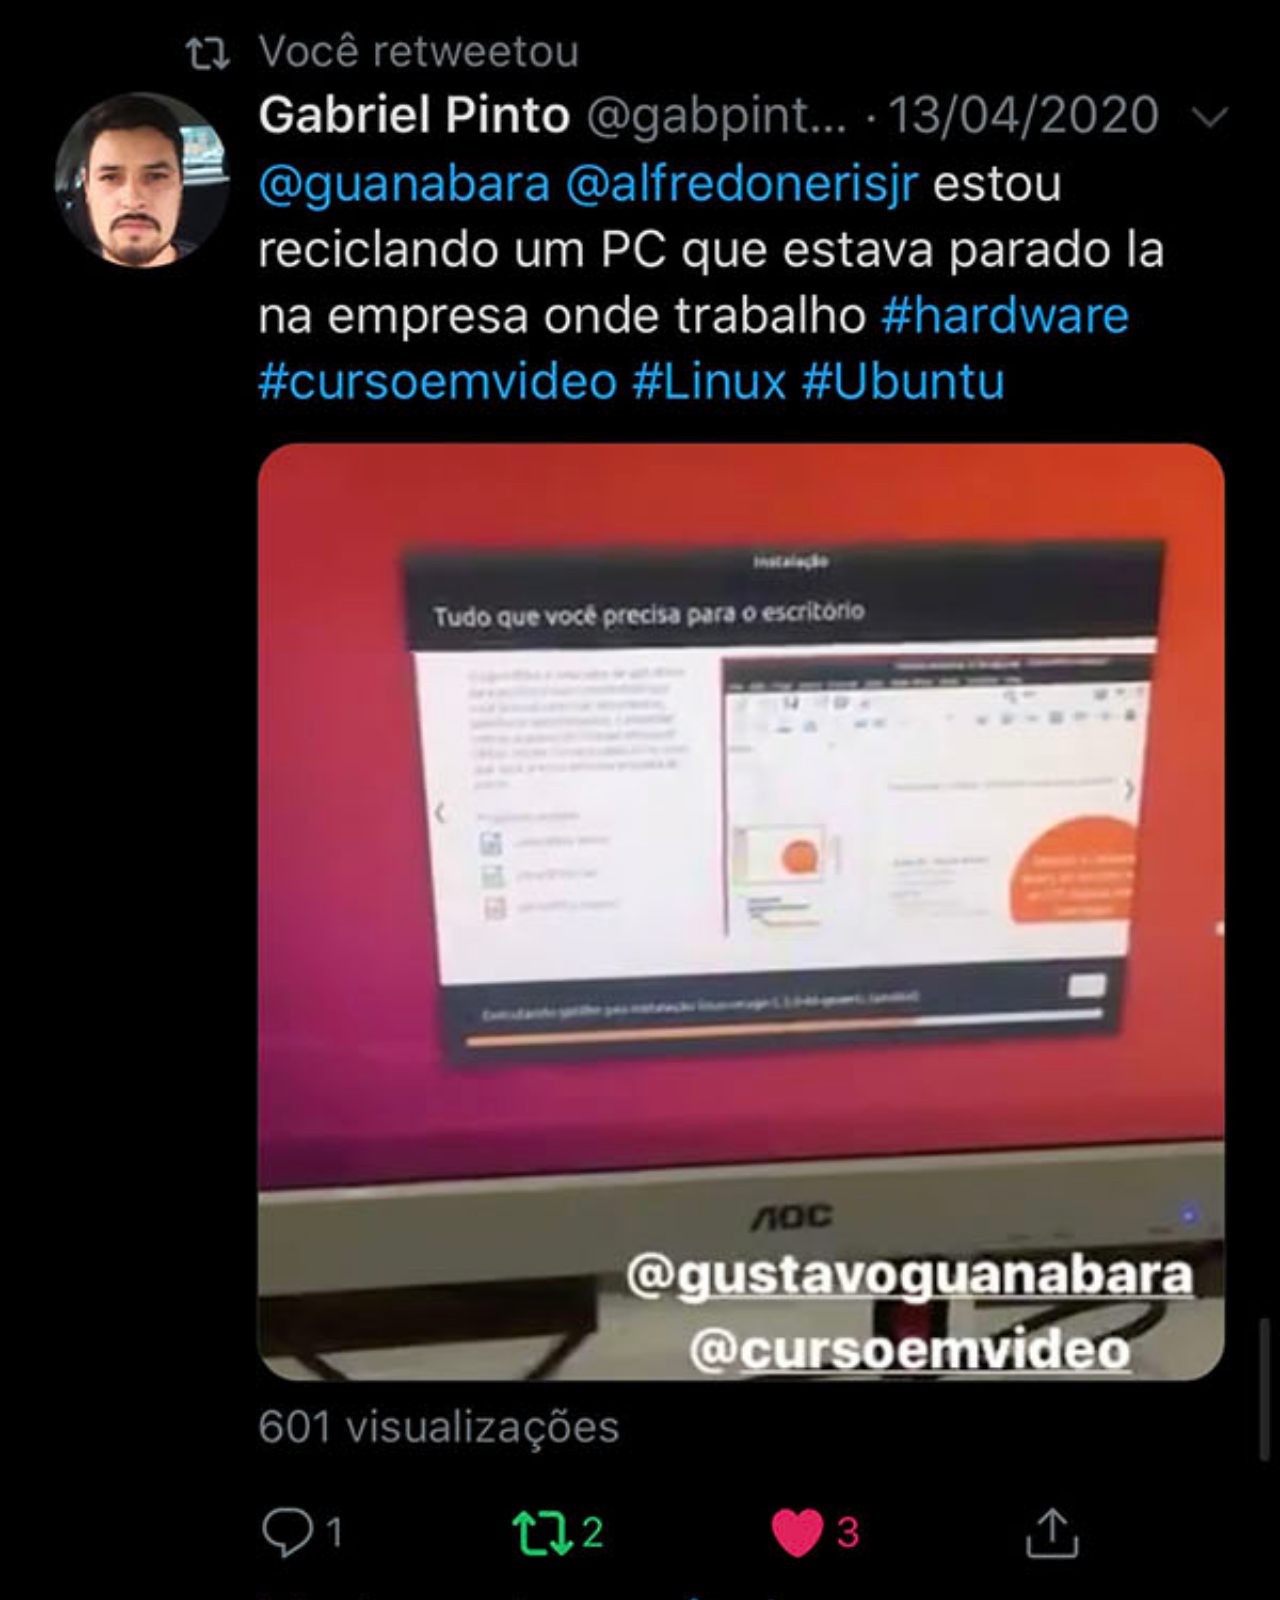
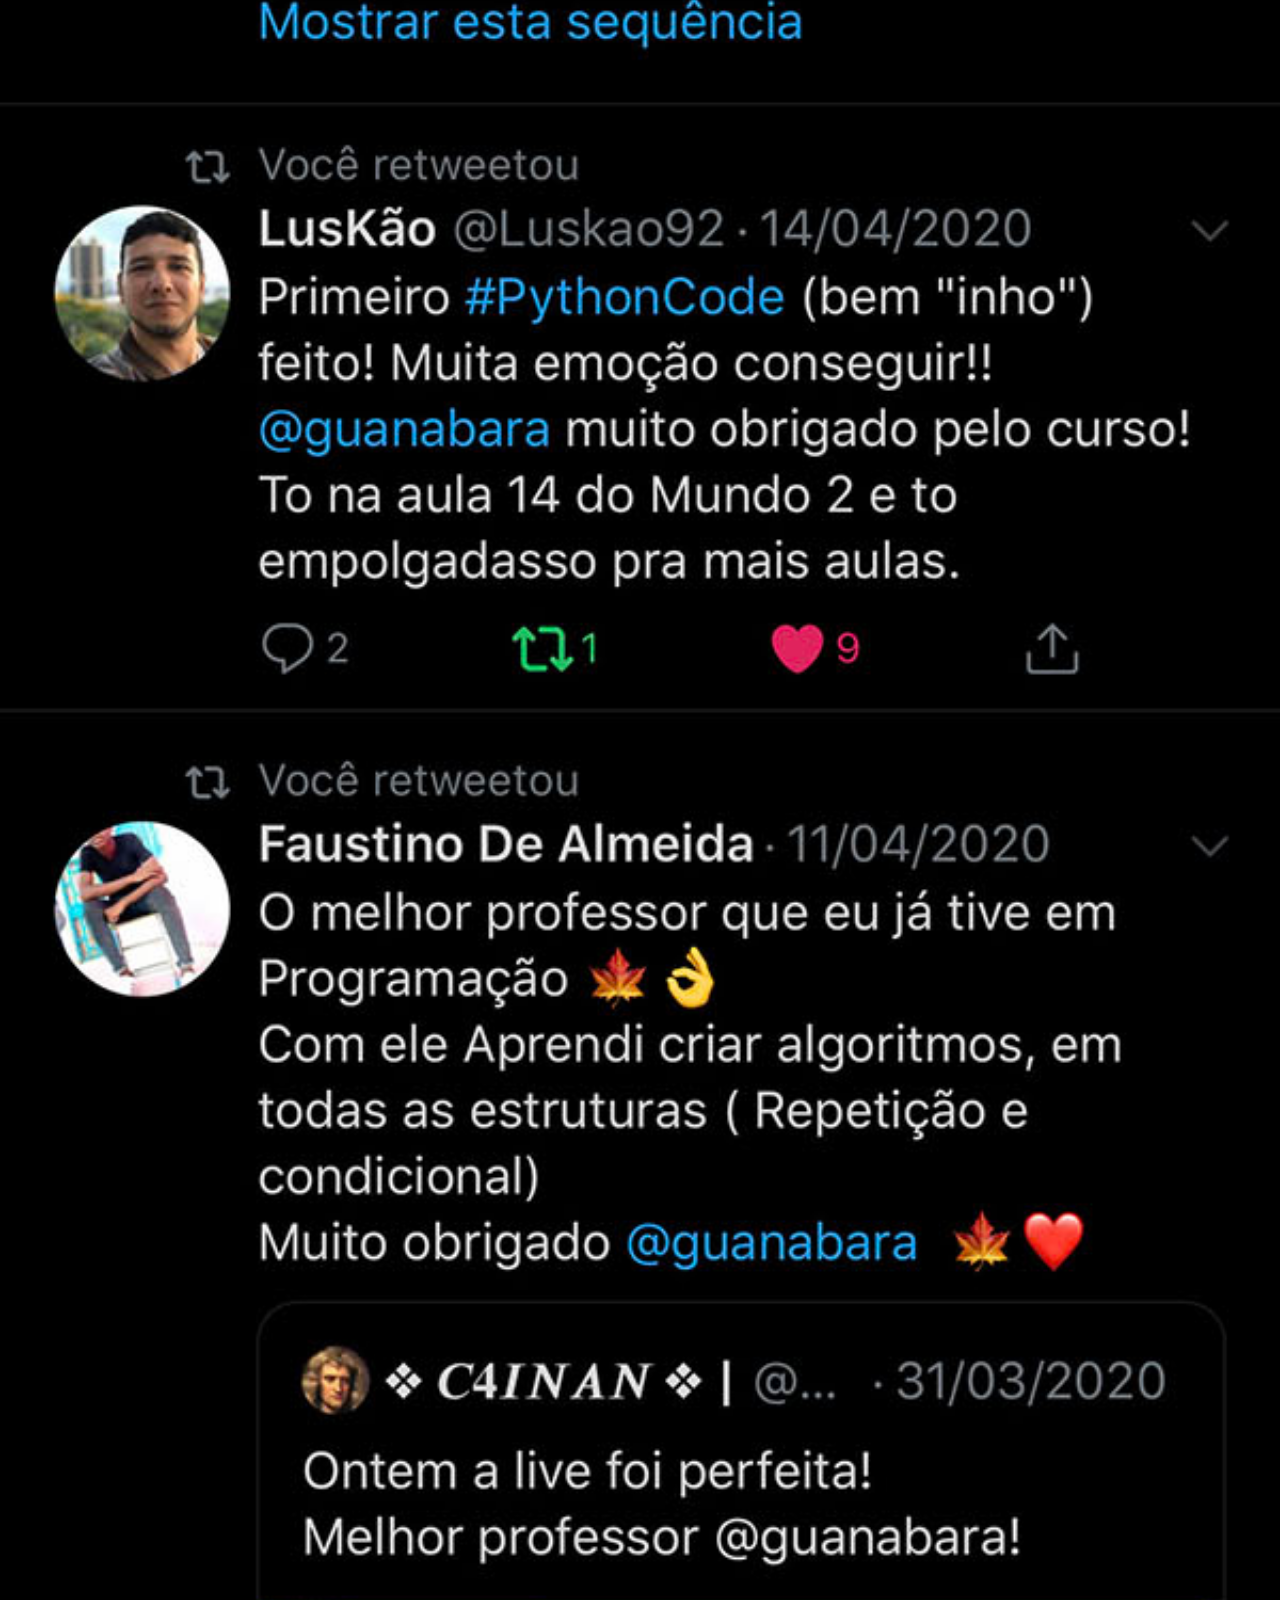
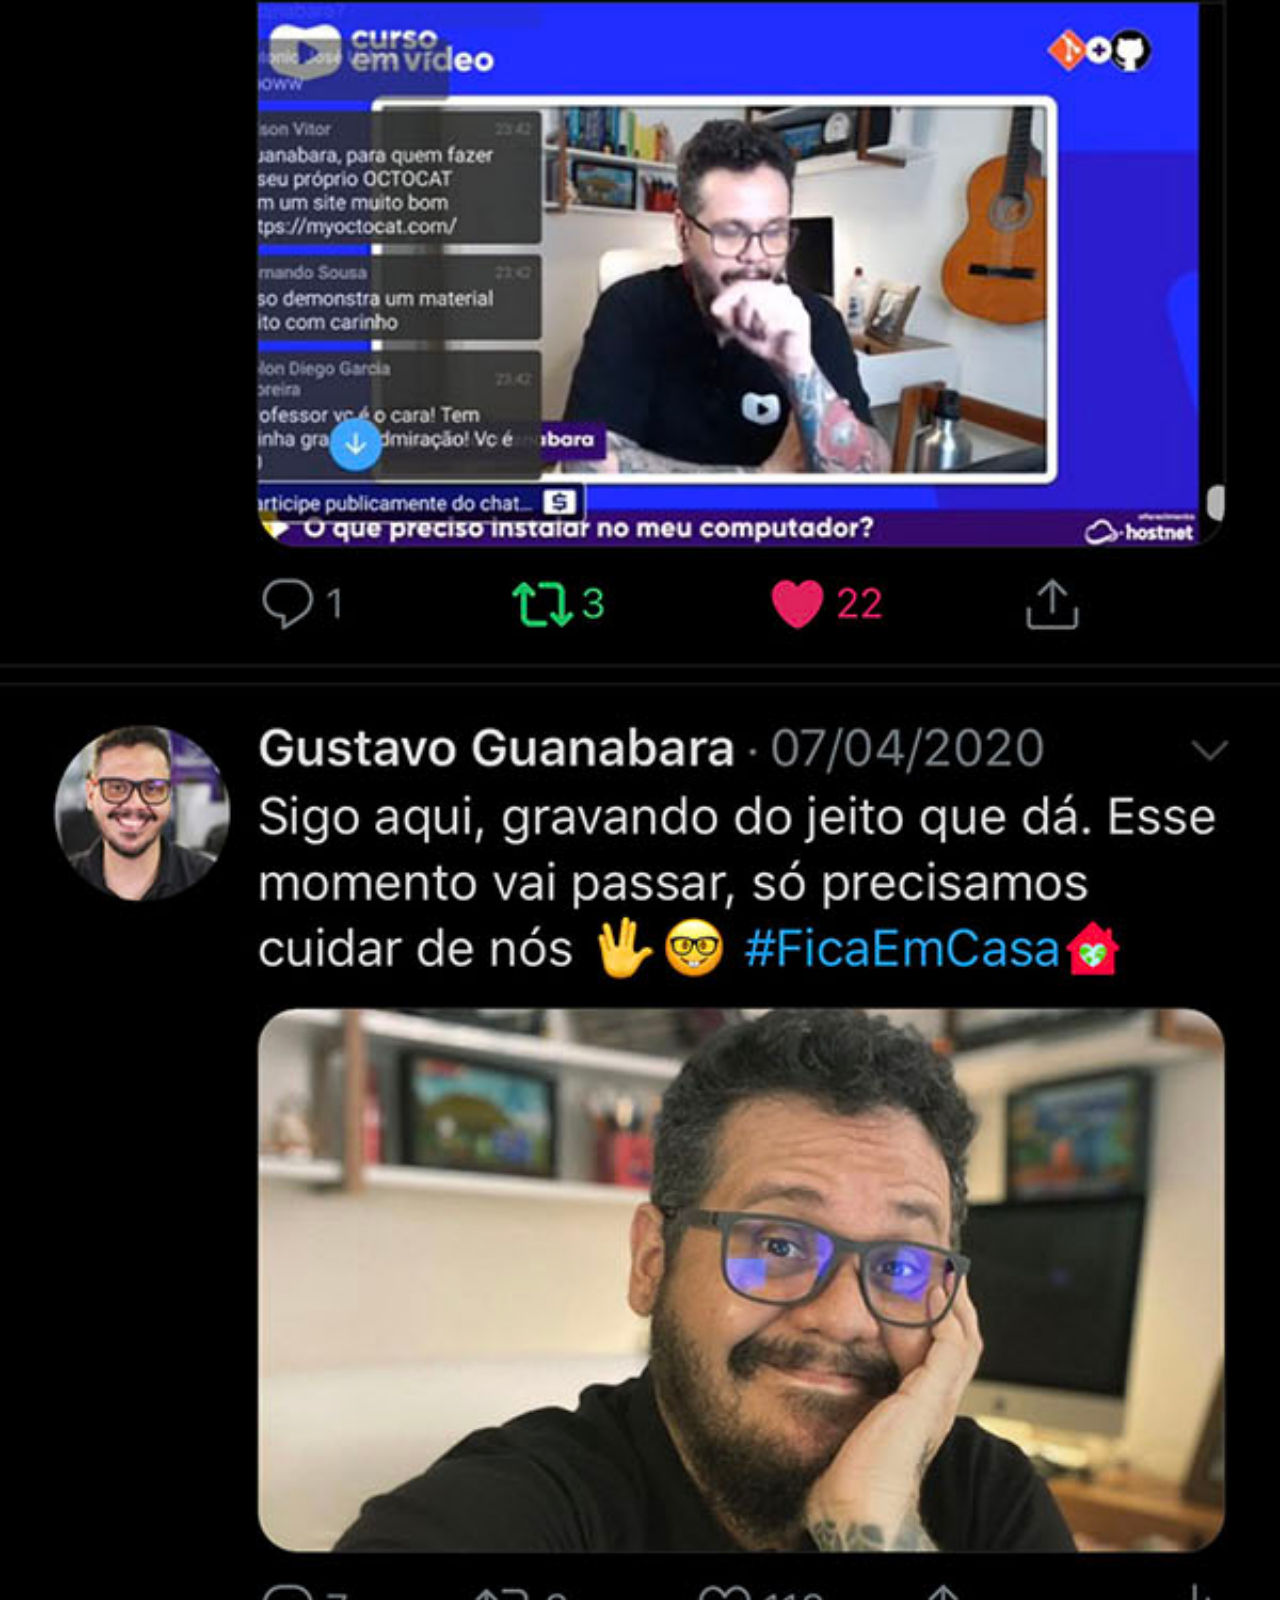
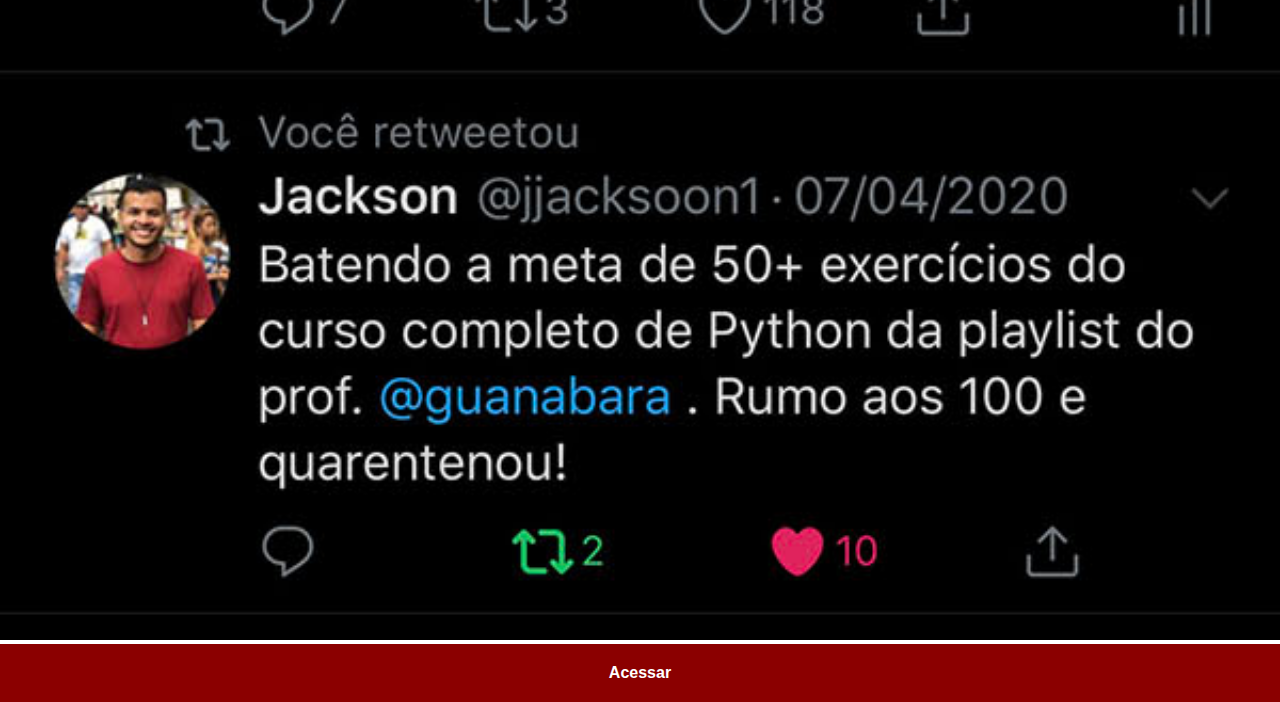
<file: instagram.html>
<!DOCTYPE html>
<html lang="pt-br">
<head>
    <meta charset="UTF-8">
    <meta name="viewport" content="width=device-width, initial-scale=1.0">
    <title>Twitter</title>
    <link rel="stylesheet" href="estilos/social.css">
</head>
<body>
    <img src="imagens/tela-twitter.jpg" alt="Twitter">
    <a href="https://twitter.com/guanabara?ref_src=twsrc%5Egoogle%7Ctwcamp%5Eserp%7Ctwgr%5Eauthor" target="_blank">Acessar</a>
</body>
</html>
</file>
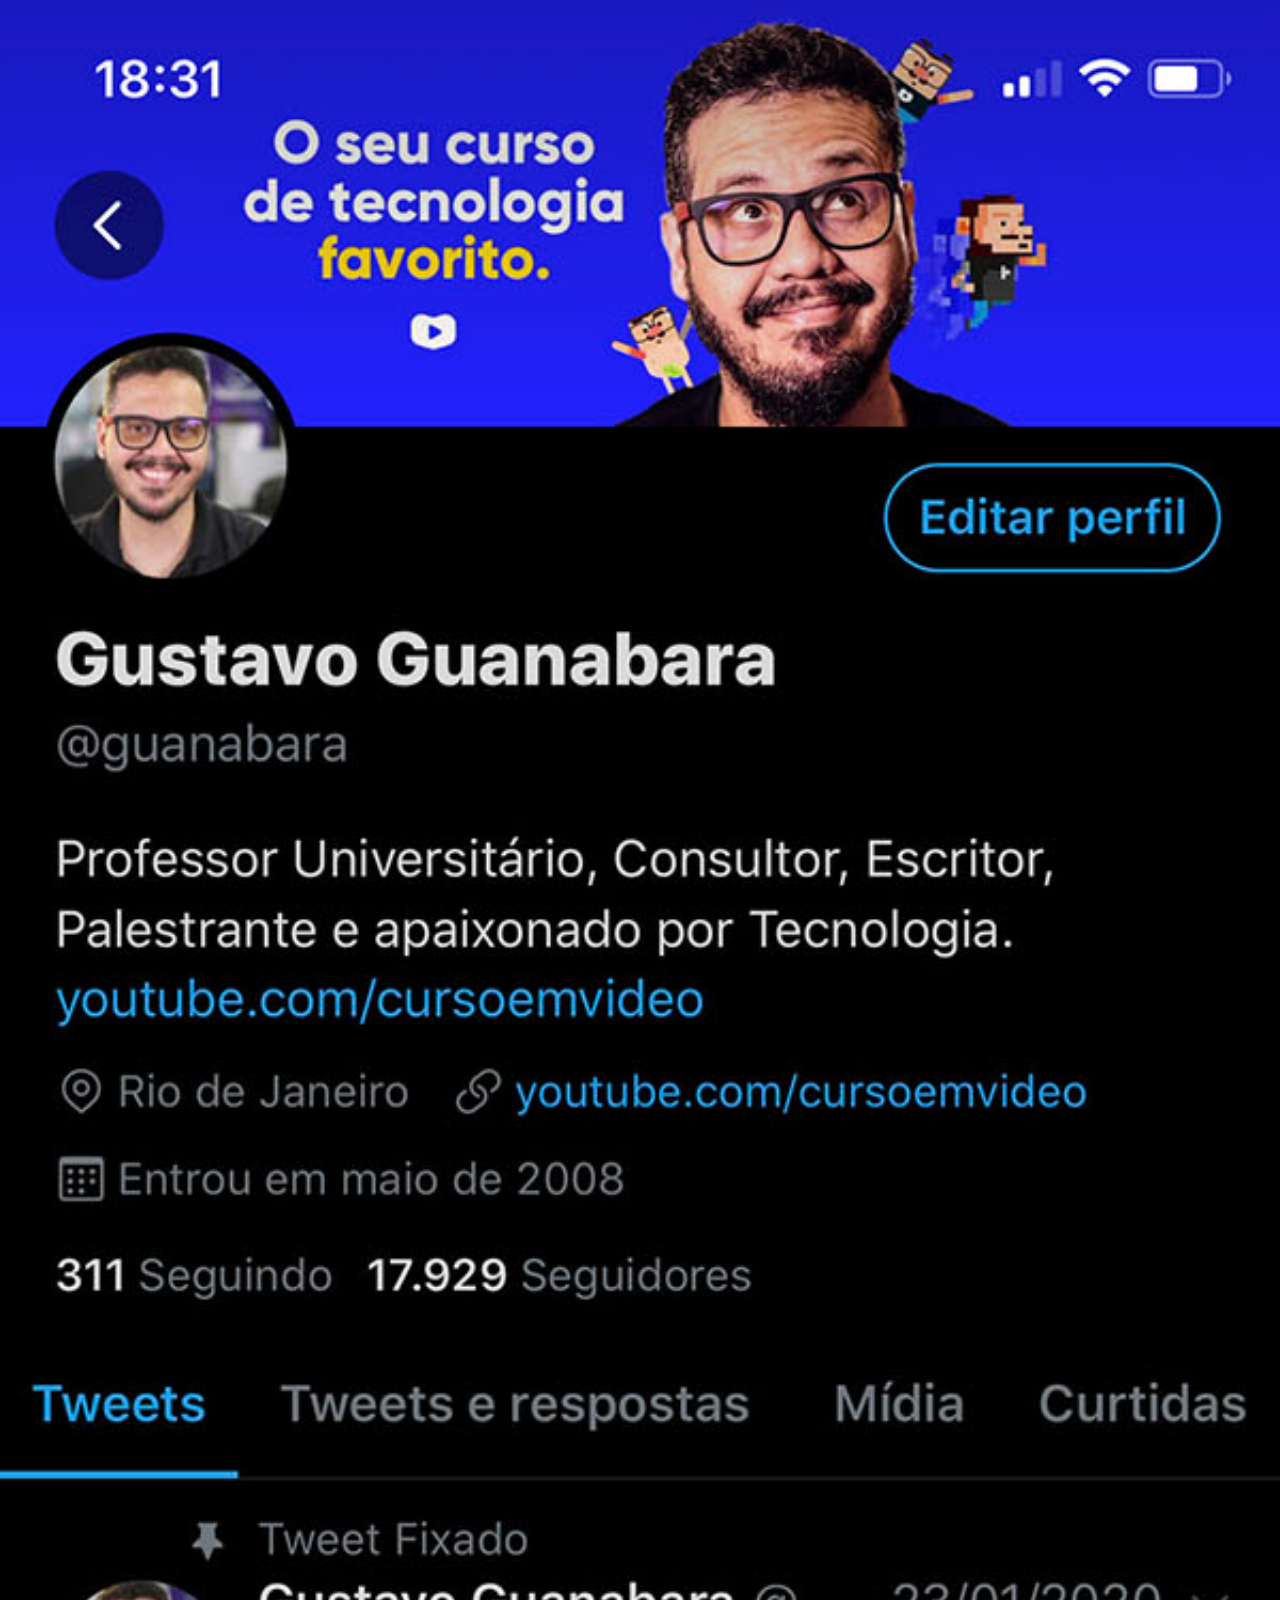
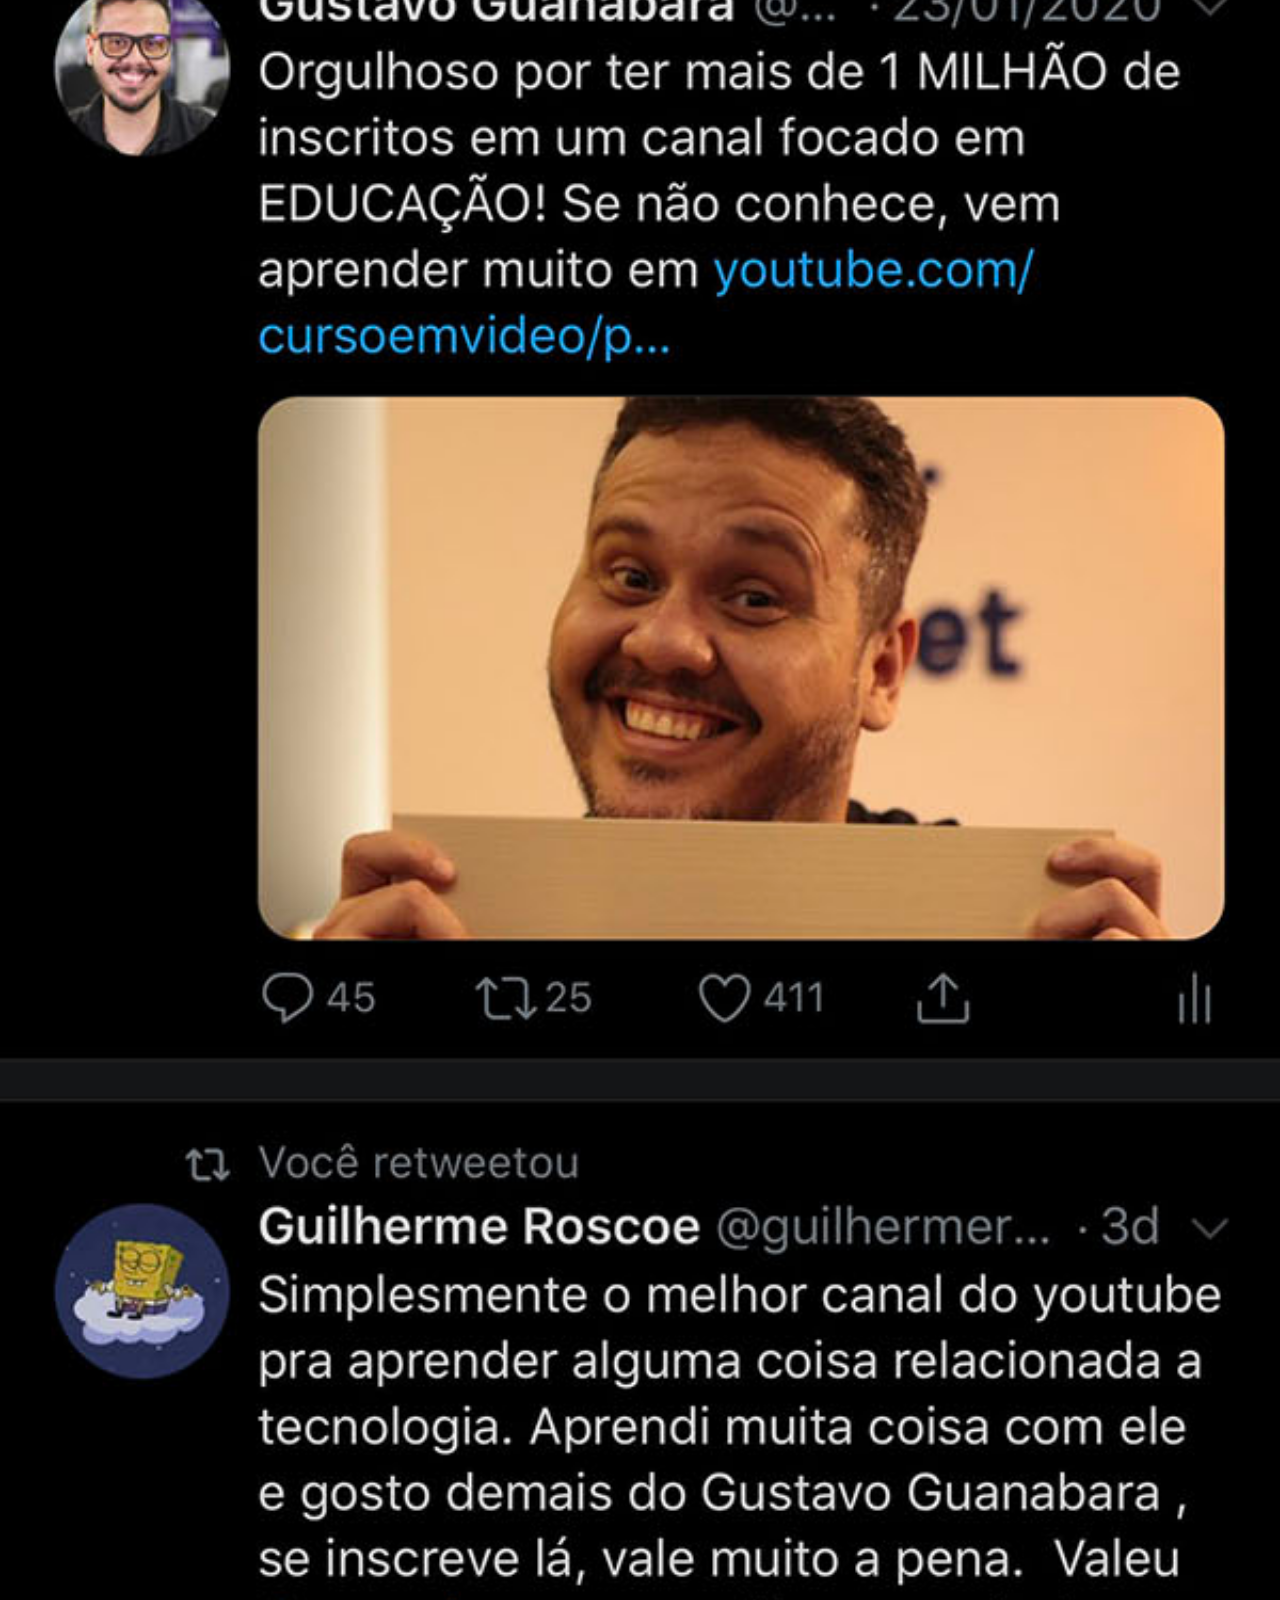
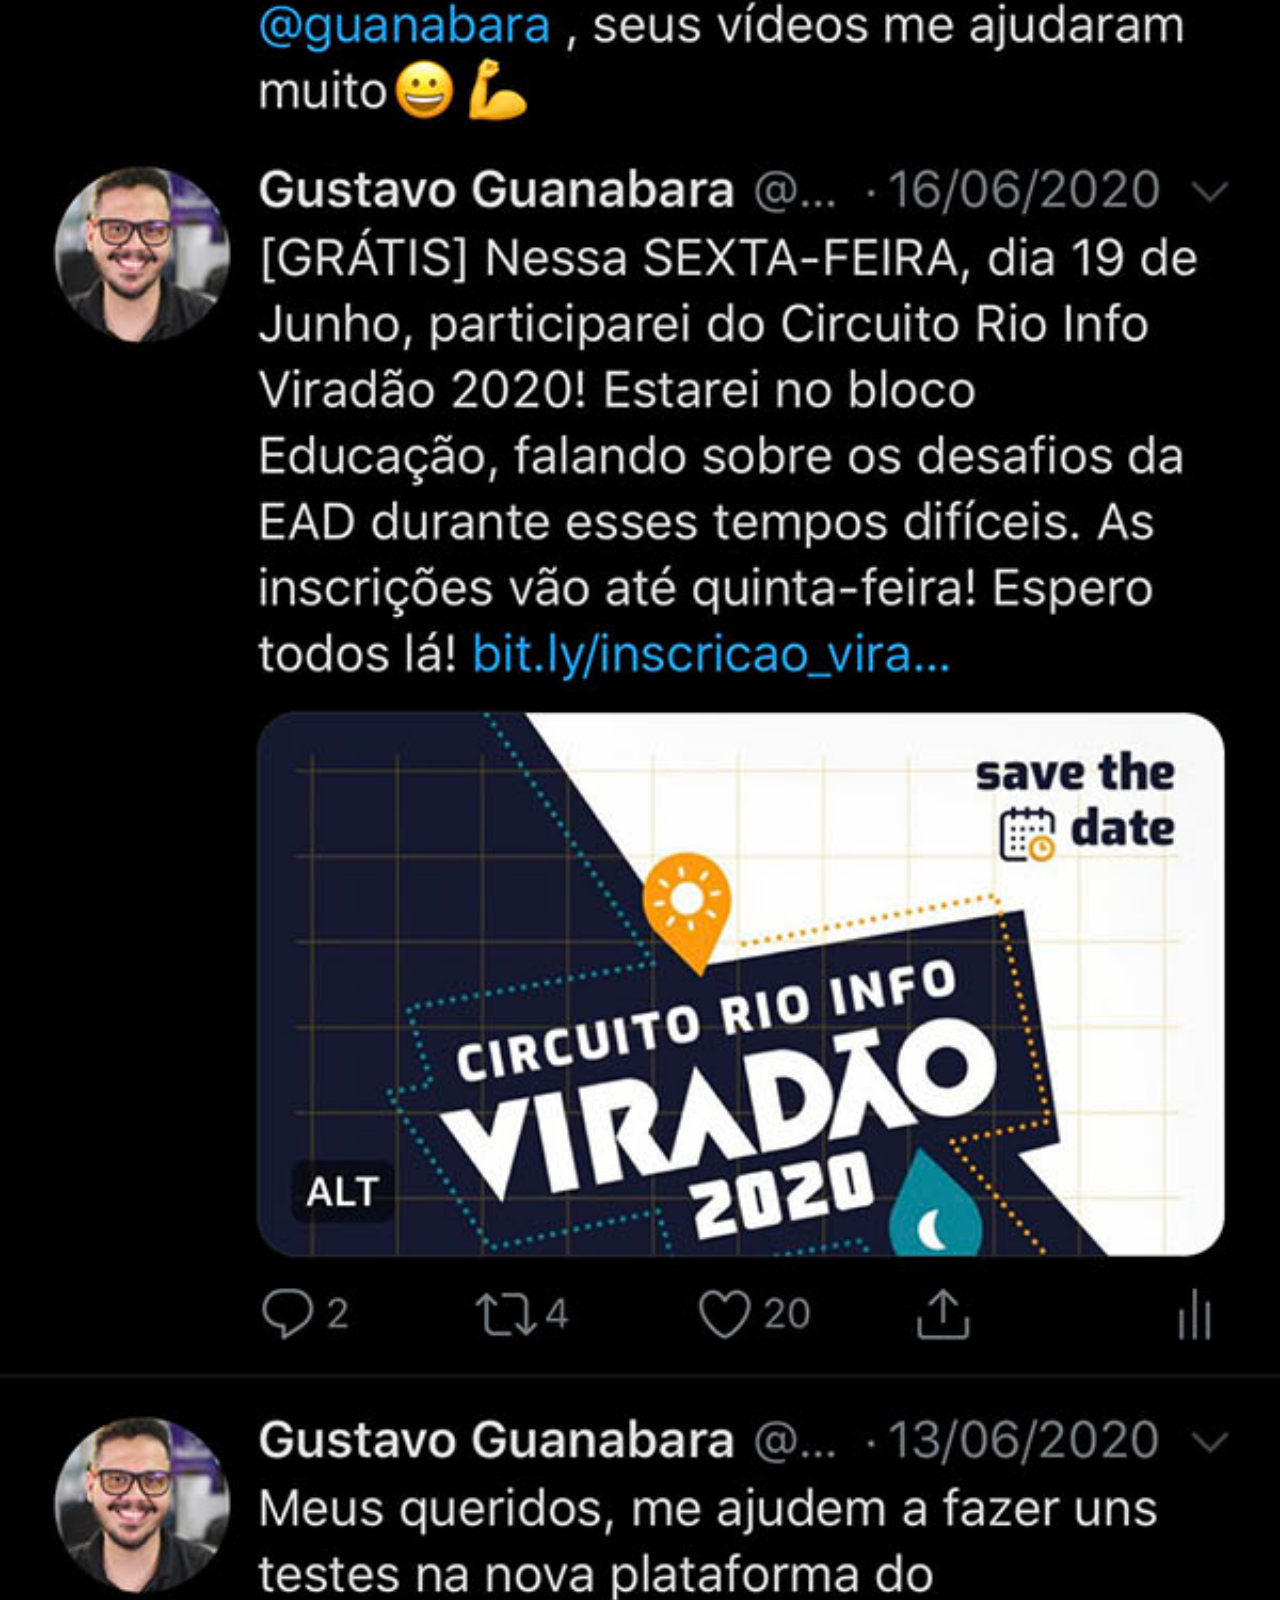
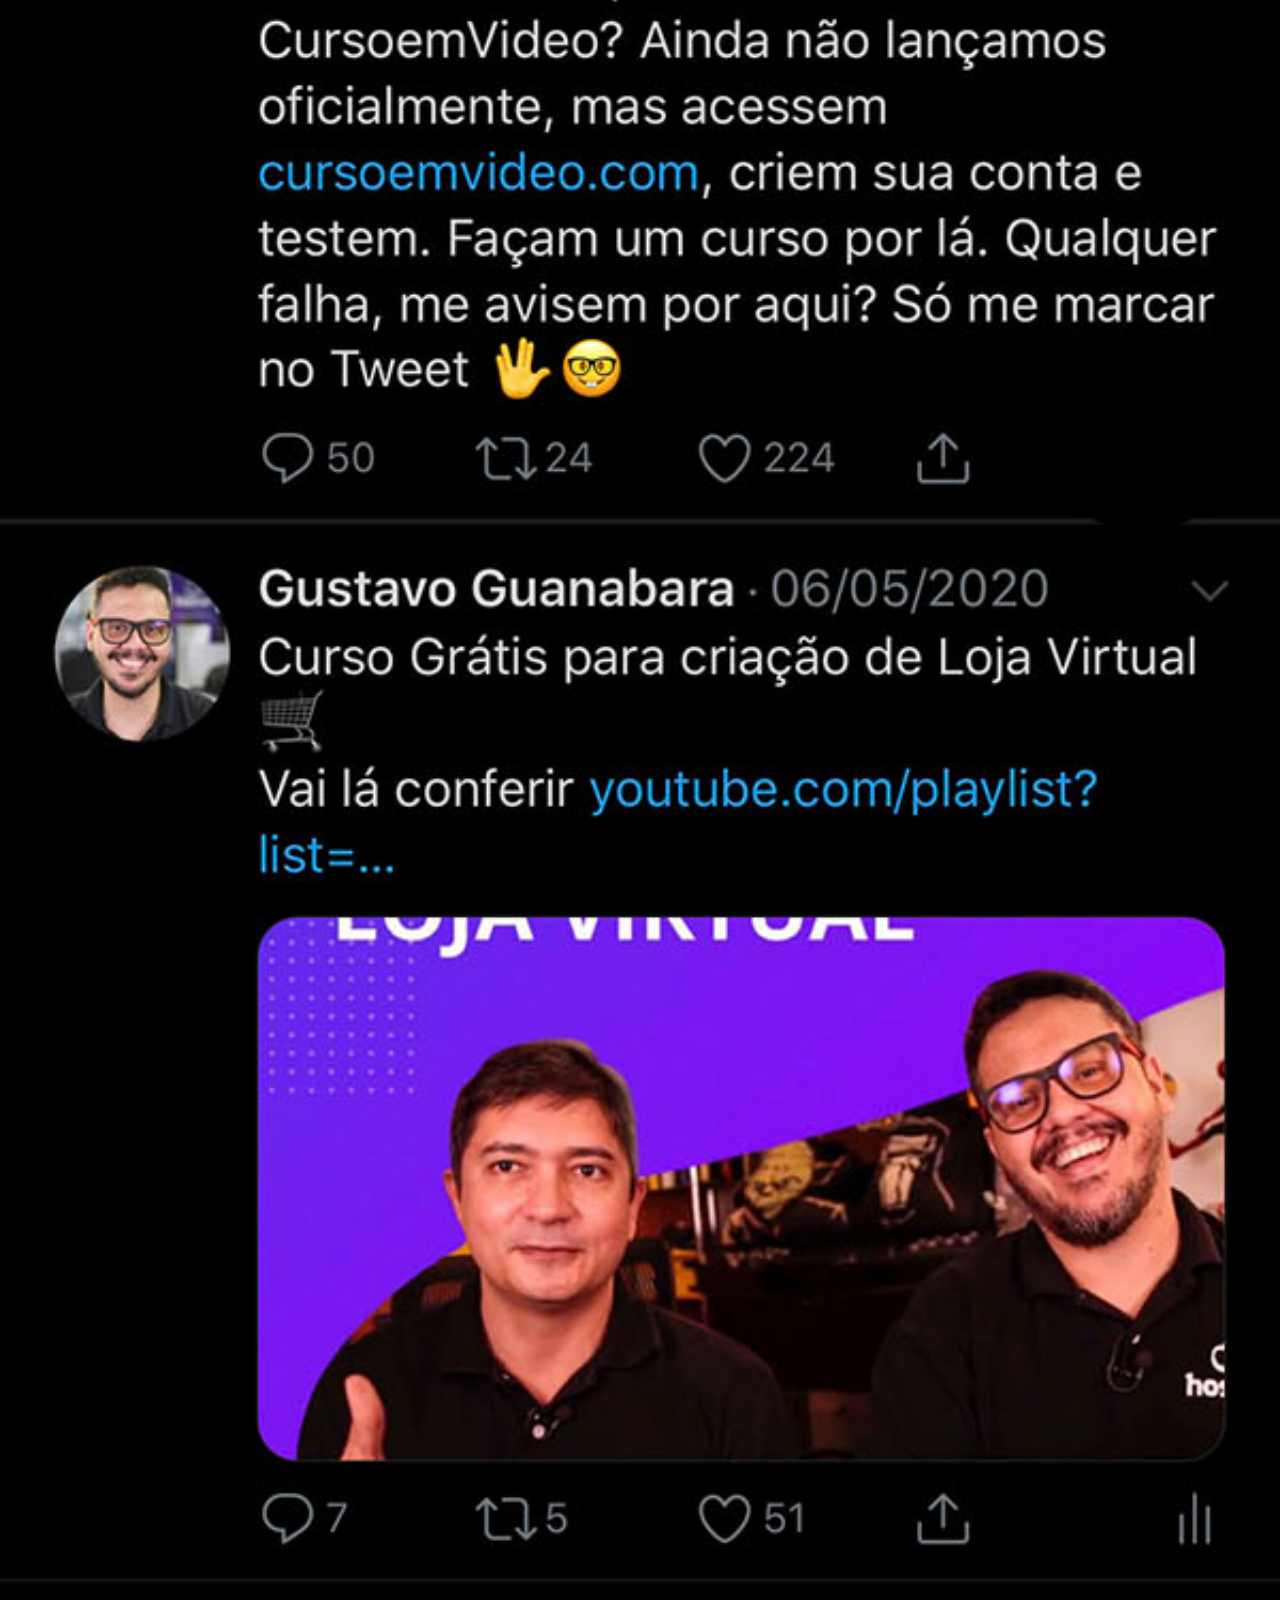
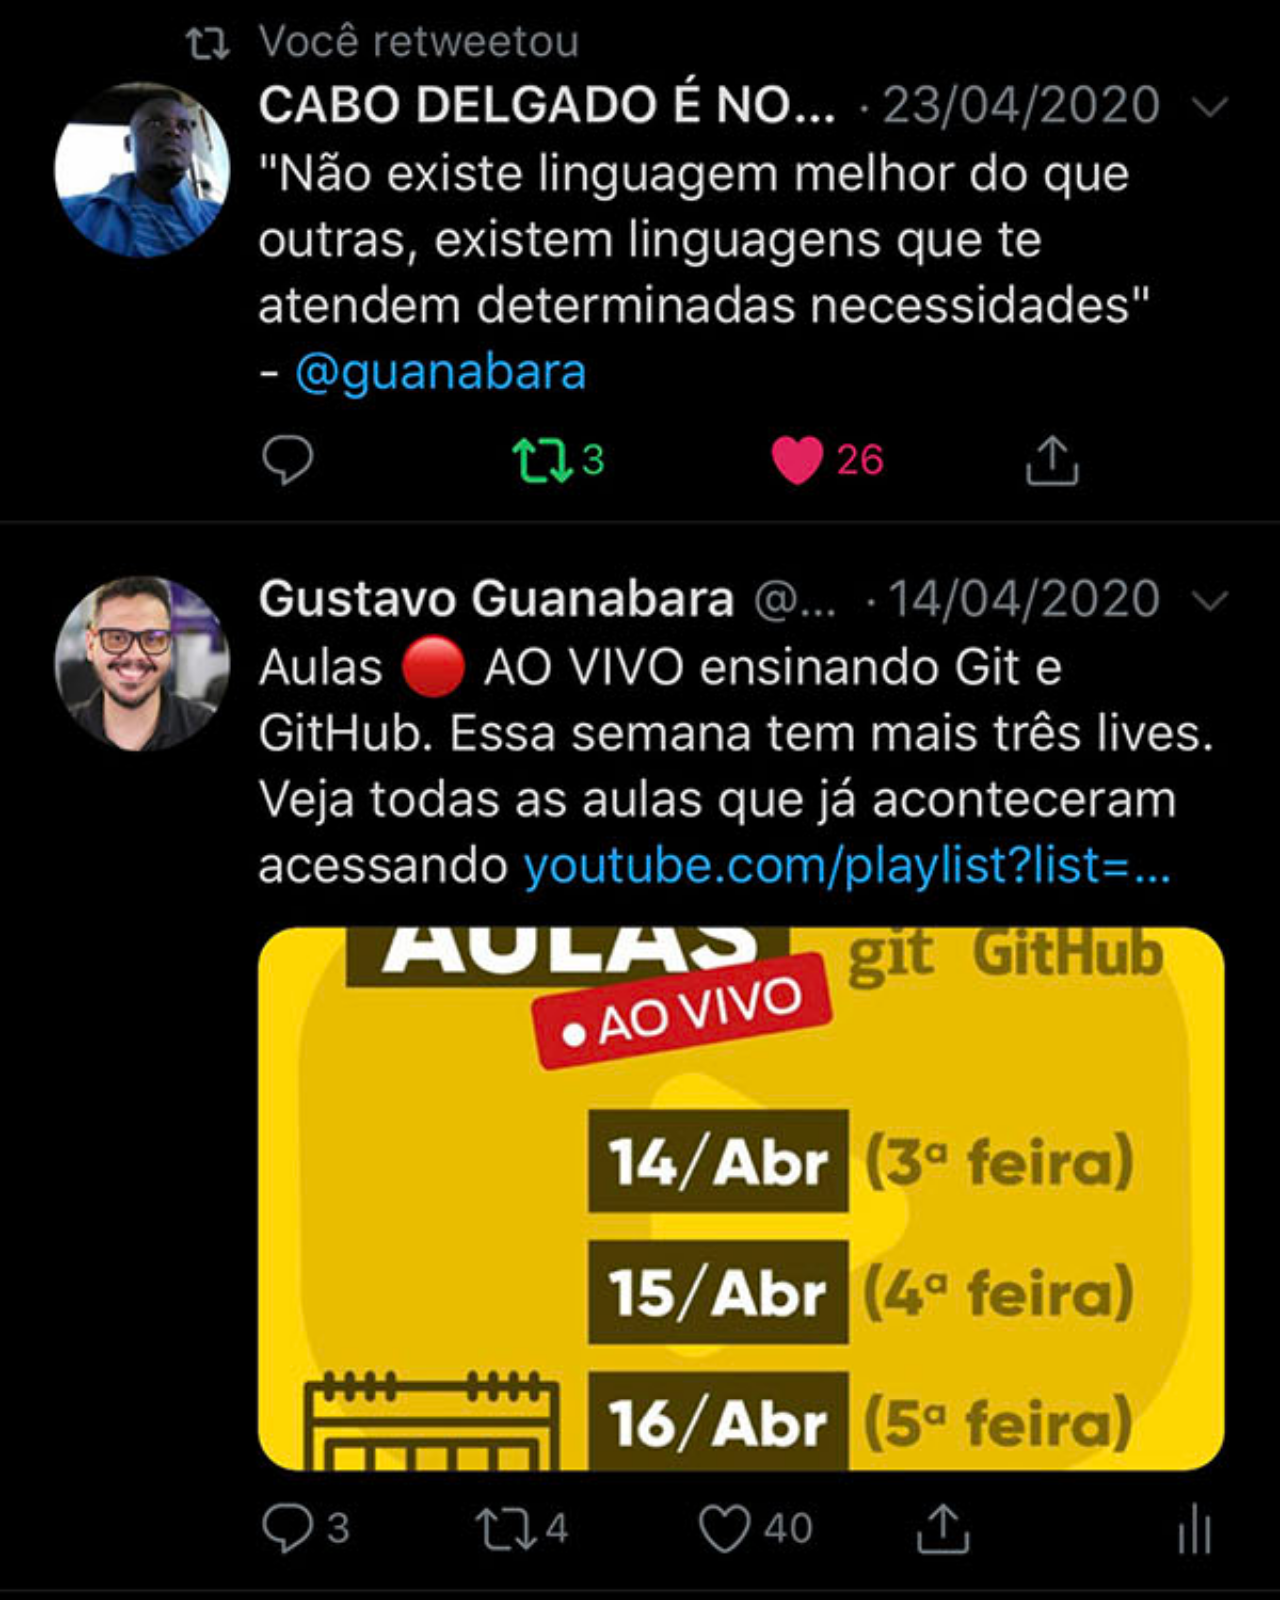
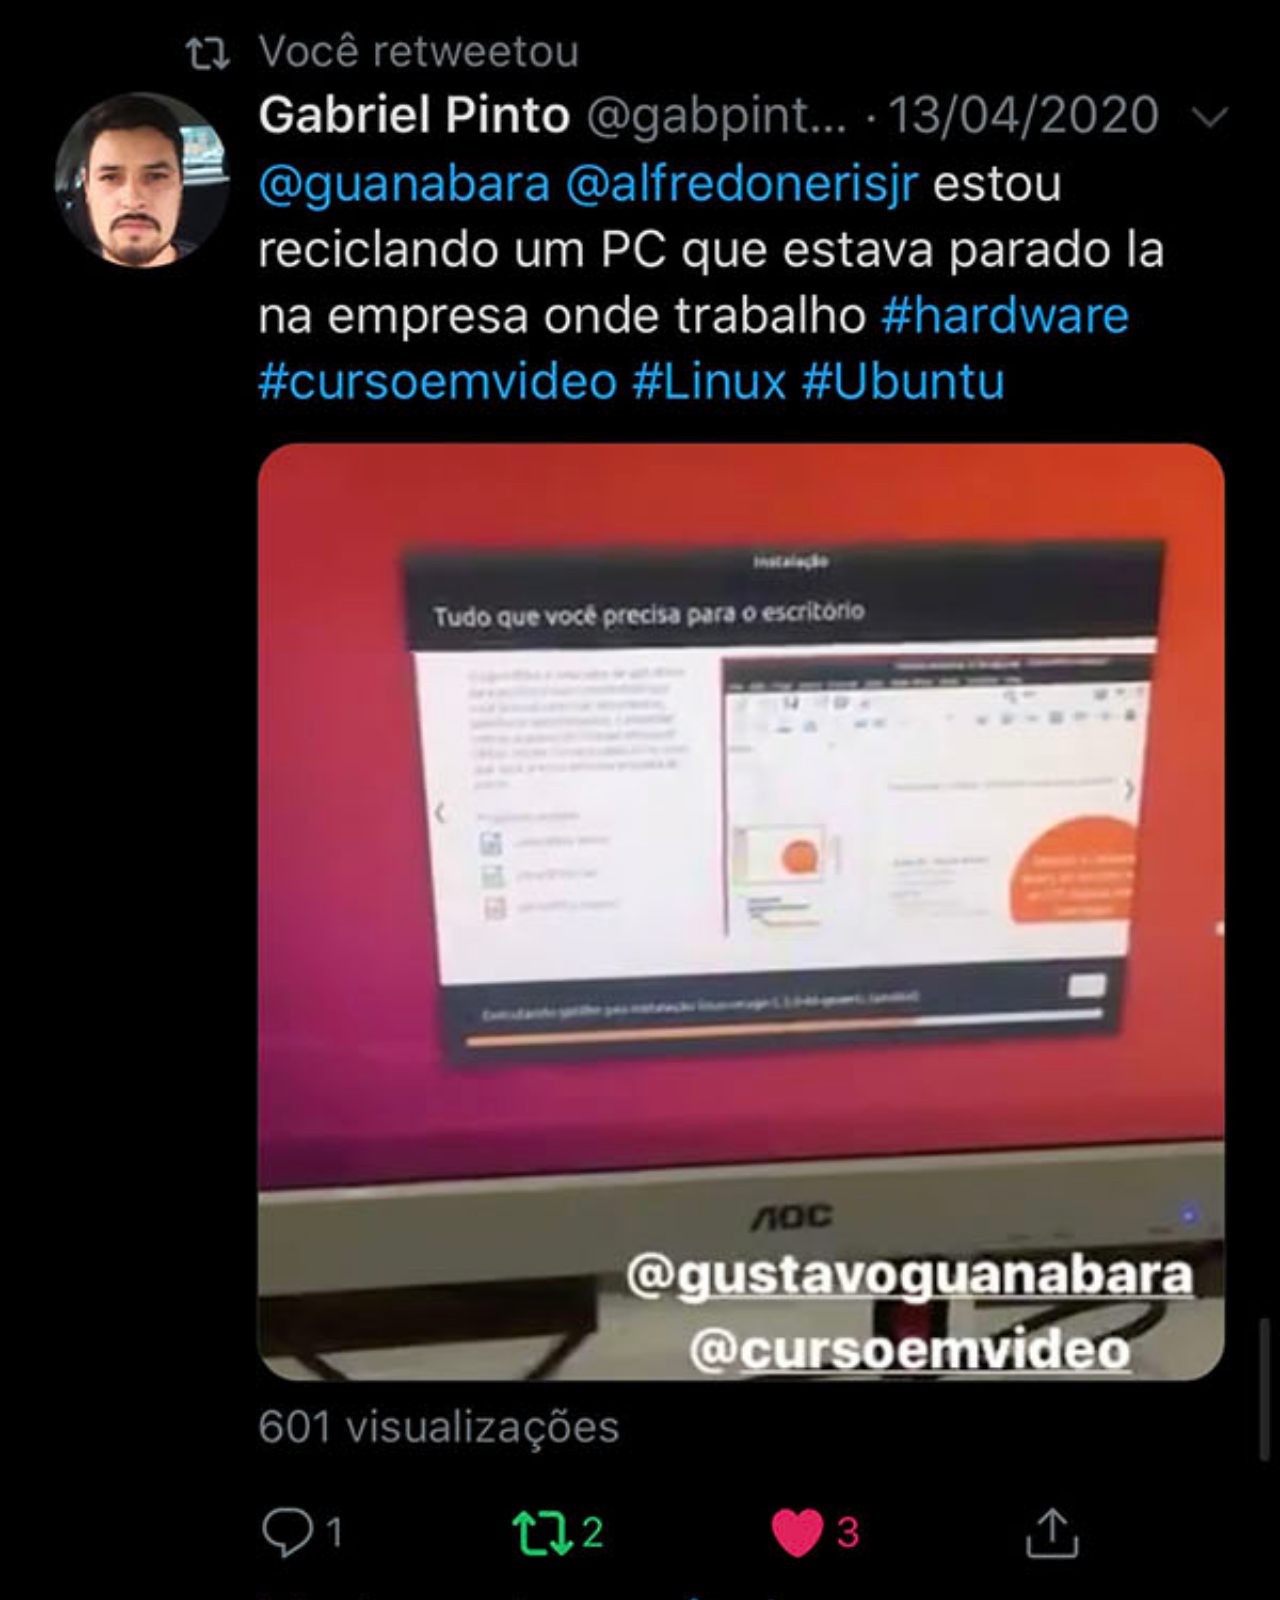
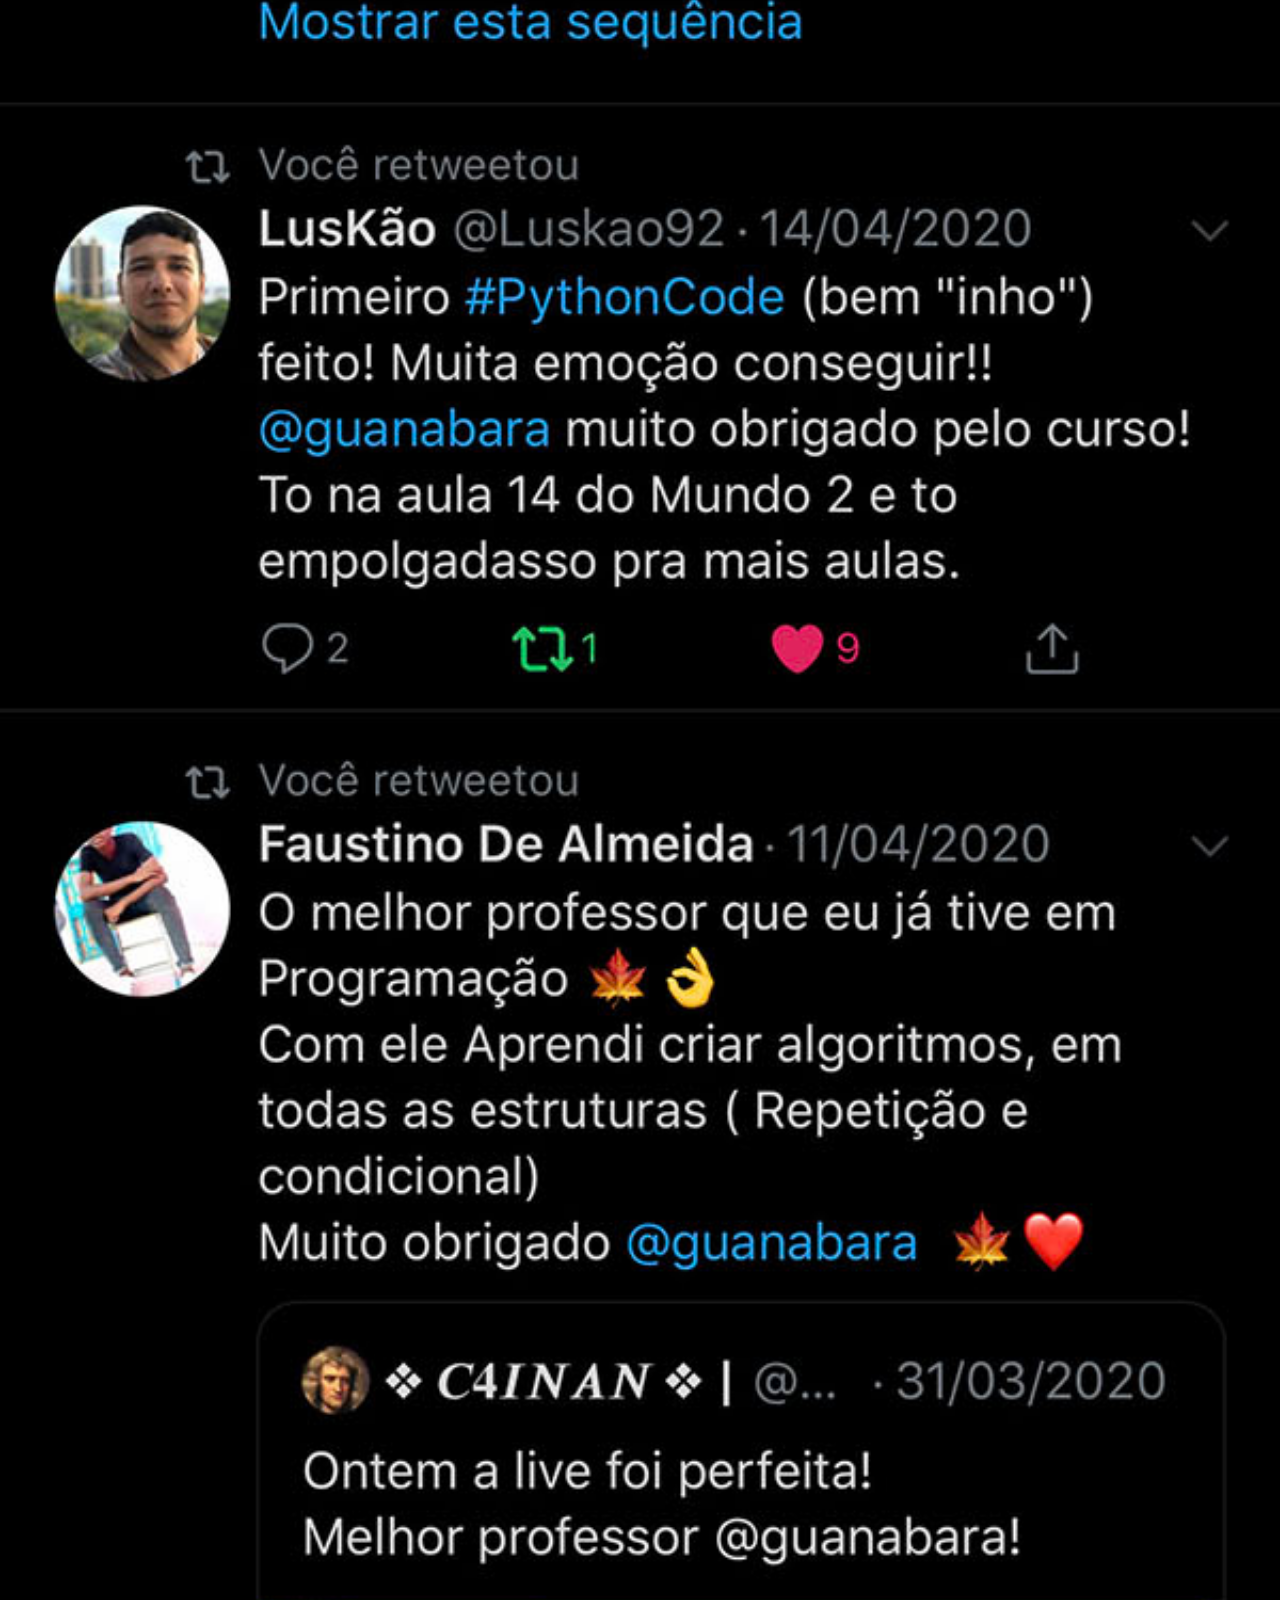
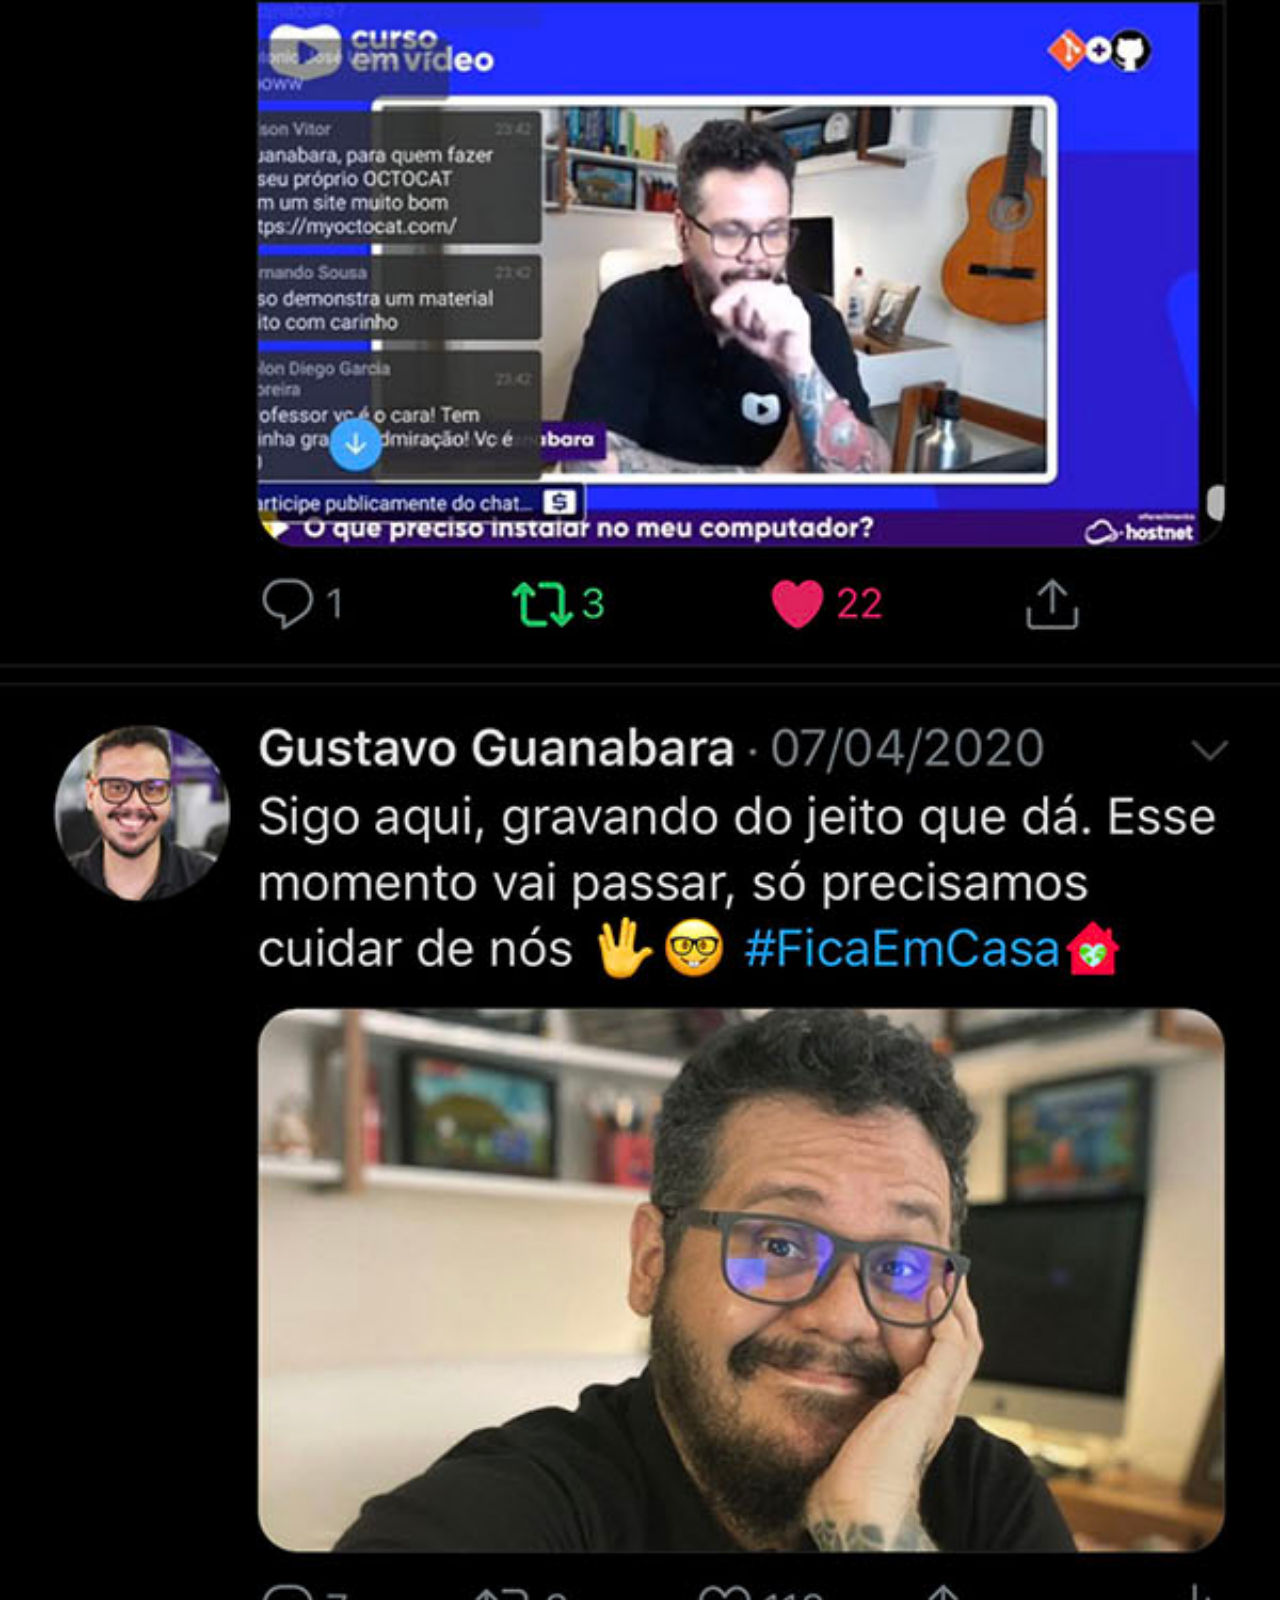
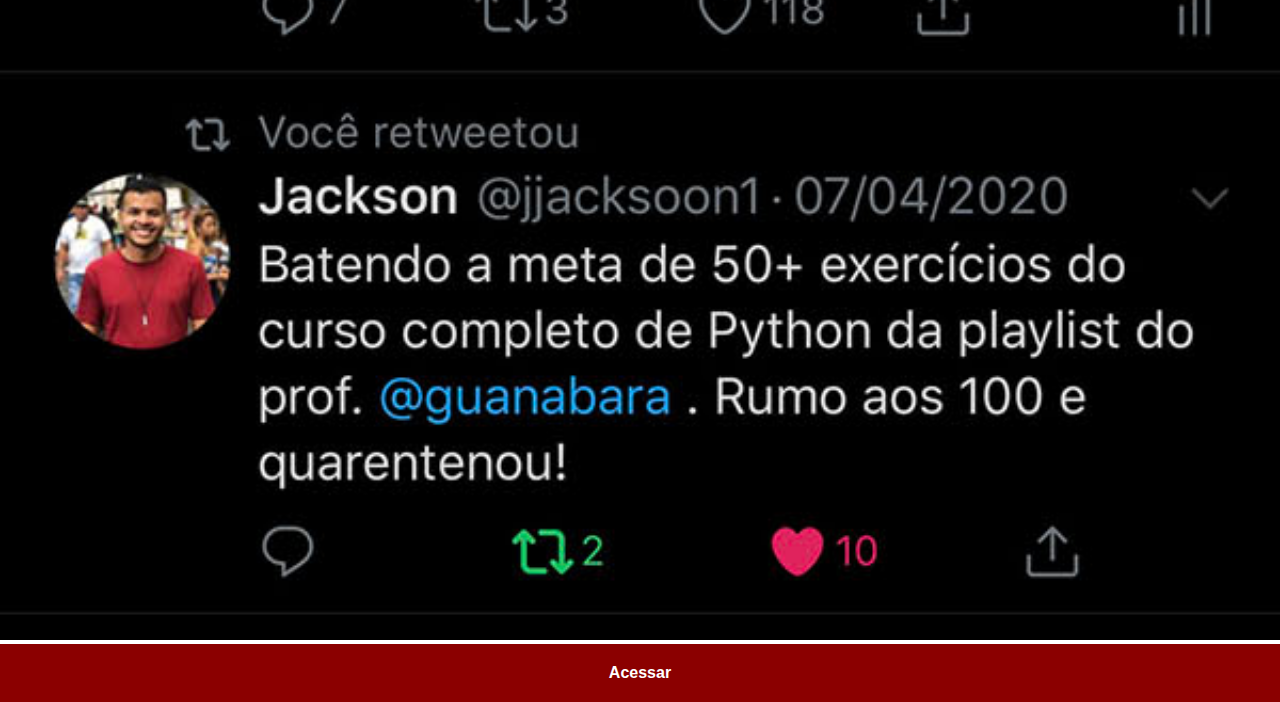
<file: twitter.html>
<!DOCTYPE html>
<html lang="pt-br">
<head>
    <meta charset="UTF-8">
    <meta name="viewport" content="width=device-width, initial-scale=1.0">
    <title>Instagram</title>
    <link rel="stylesheet" href="estilos/social.css">
</head>
<body>
    <img src="imagens/tela-twitter.jpg" alt="Instagram">
    <a href="https://twitter.com/guanabara?ref_src=twsrc%5Egoogle%7Ctwcamp%5Eserp%7Ctwgr%5Eauthor" target="_blank">Acessar</a>
</body>
</html>
</file>
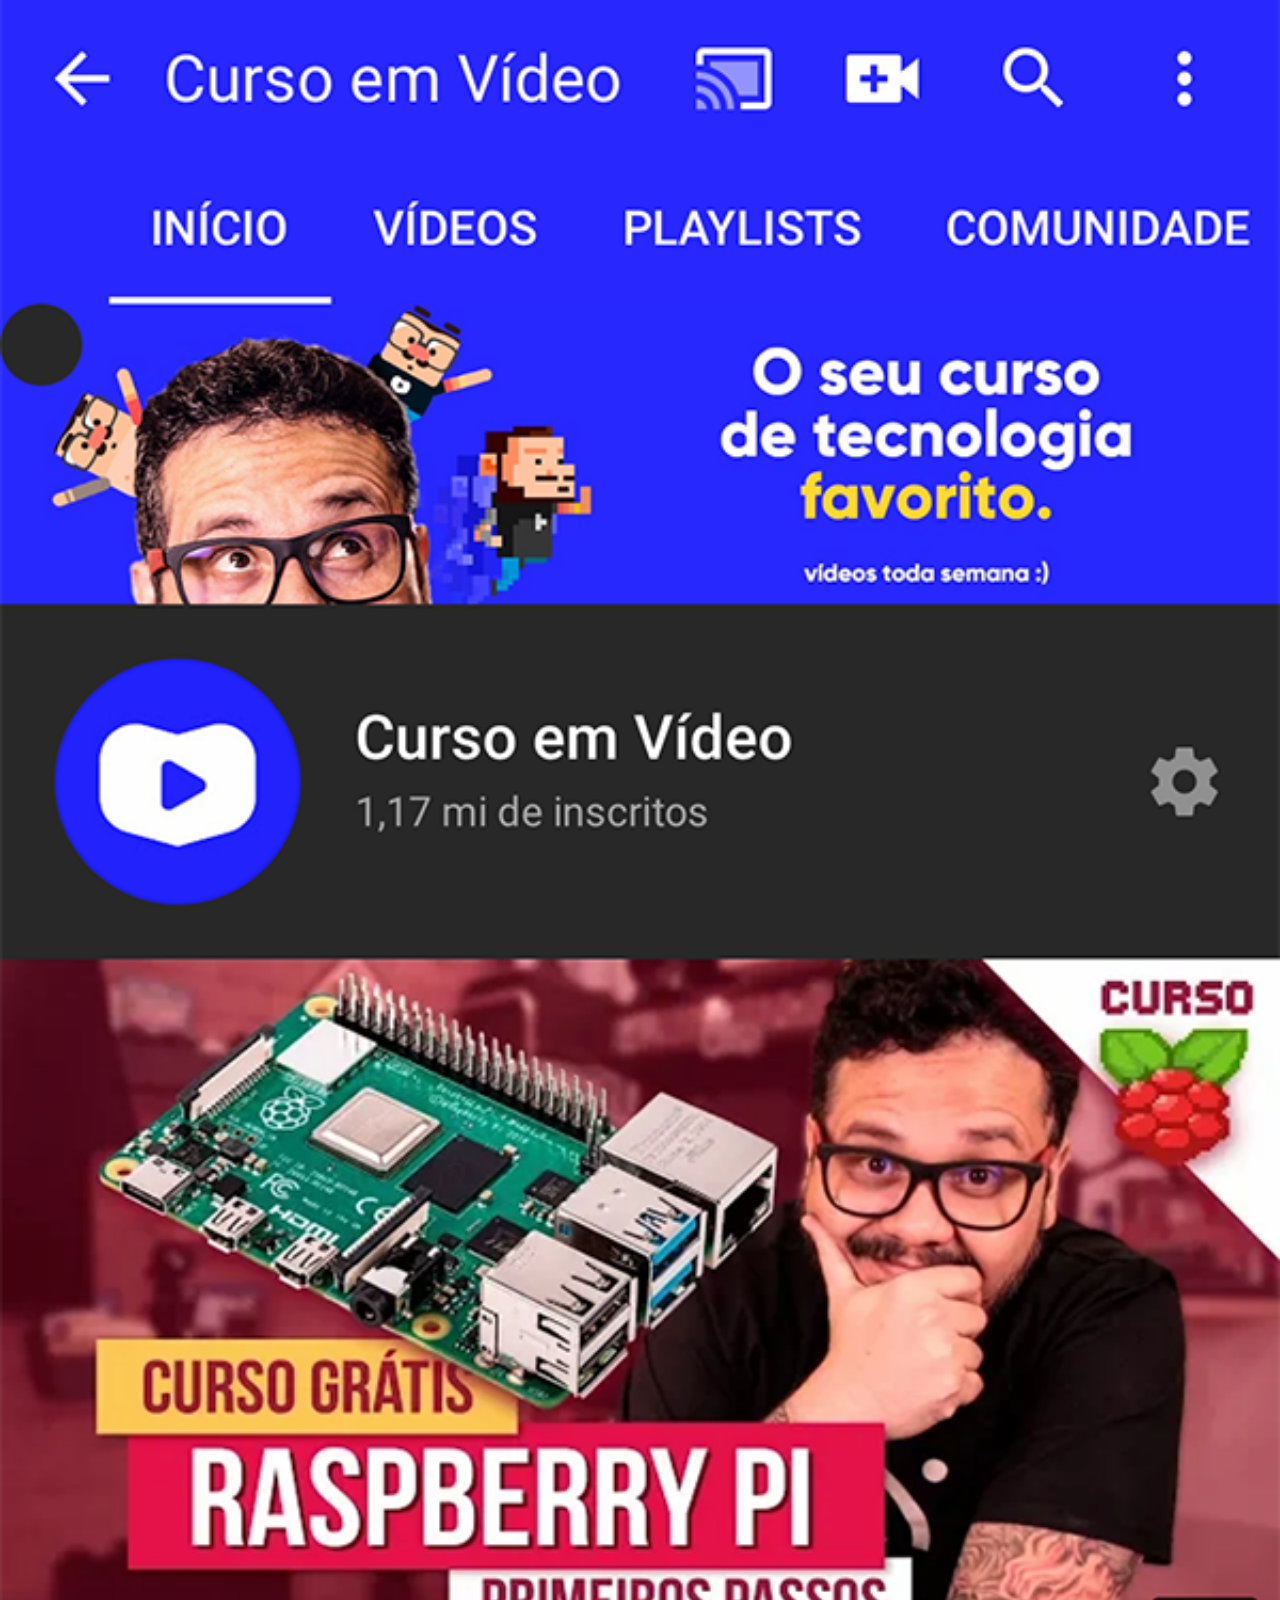
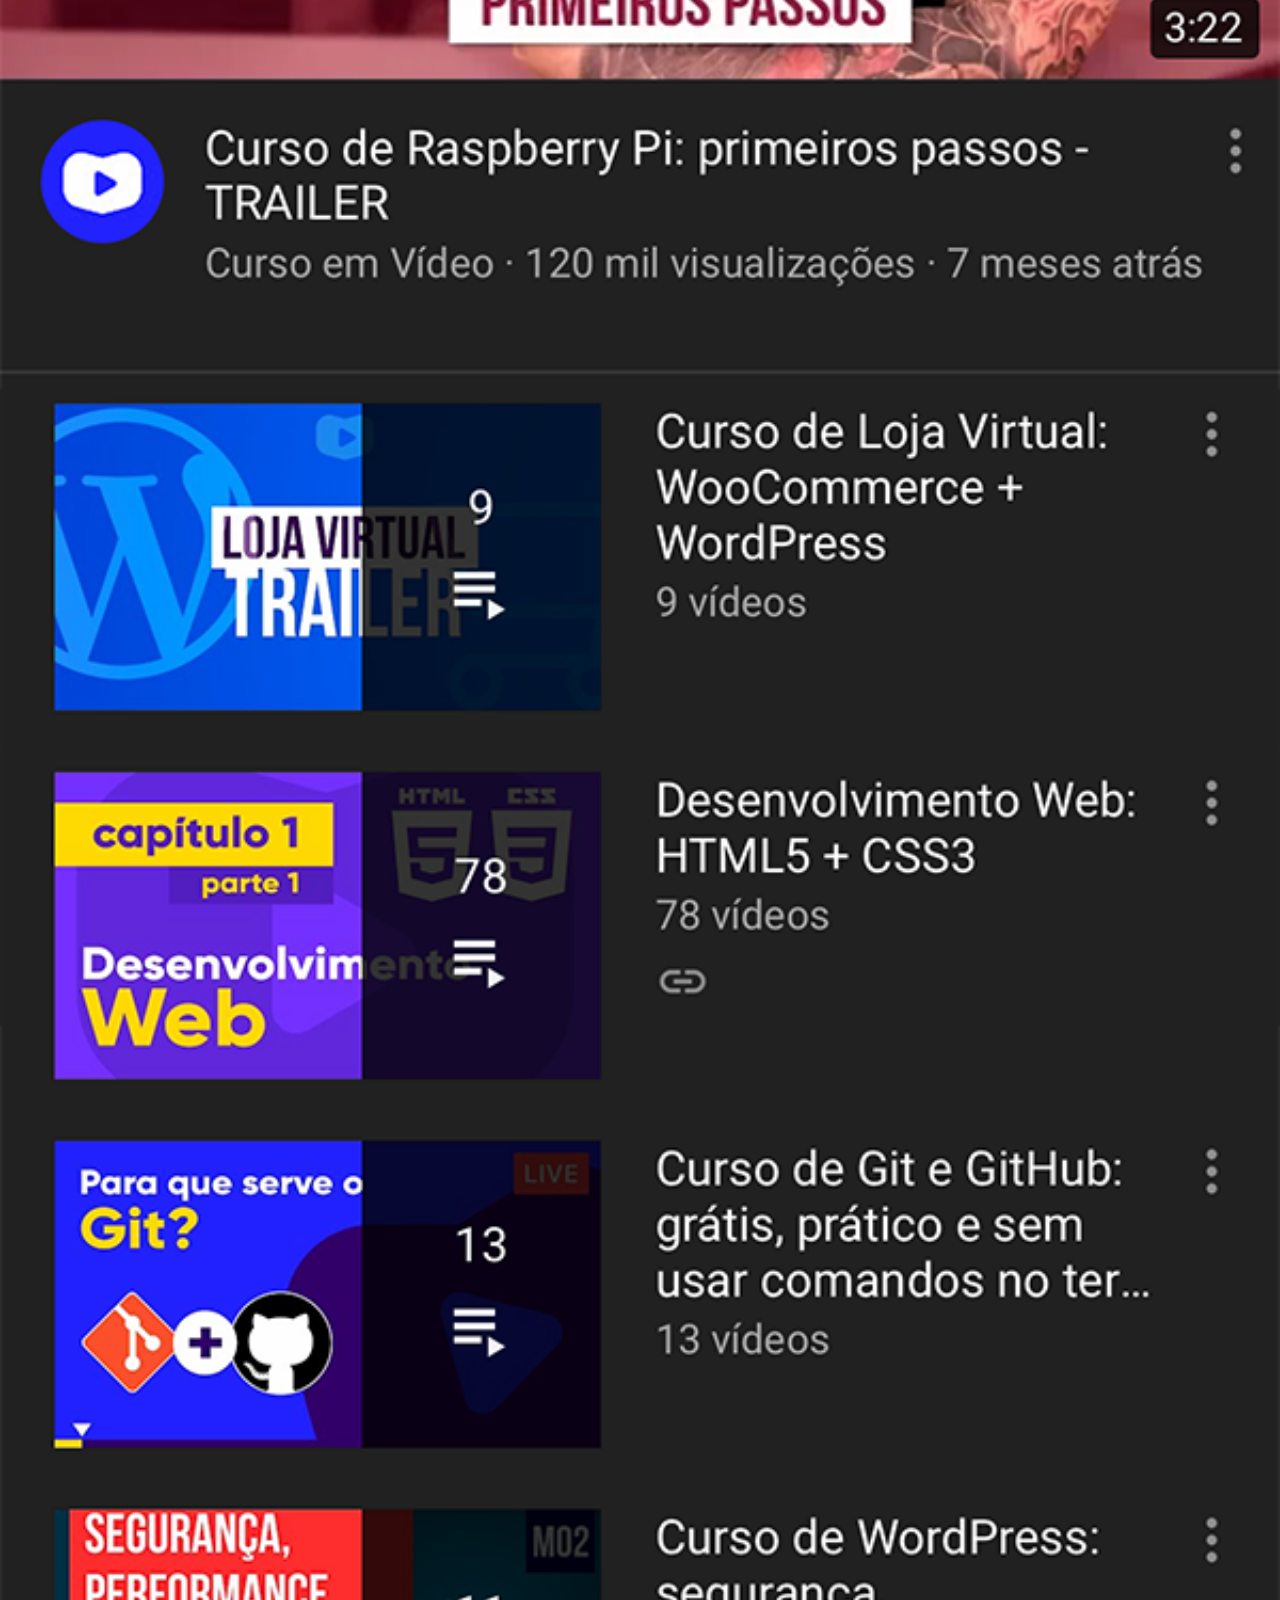
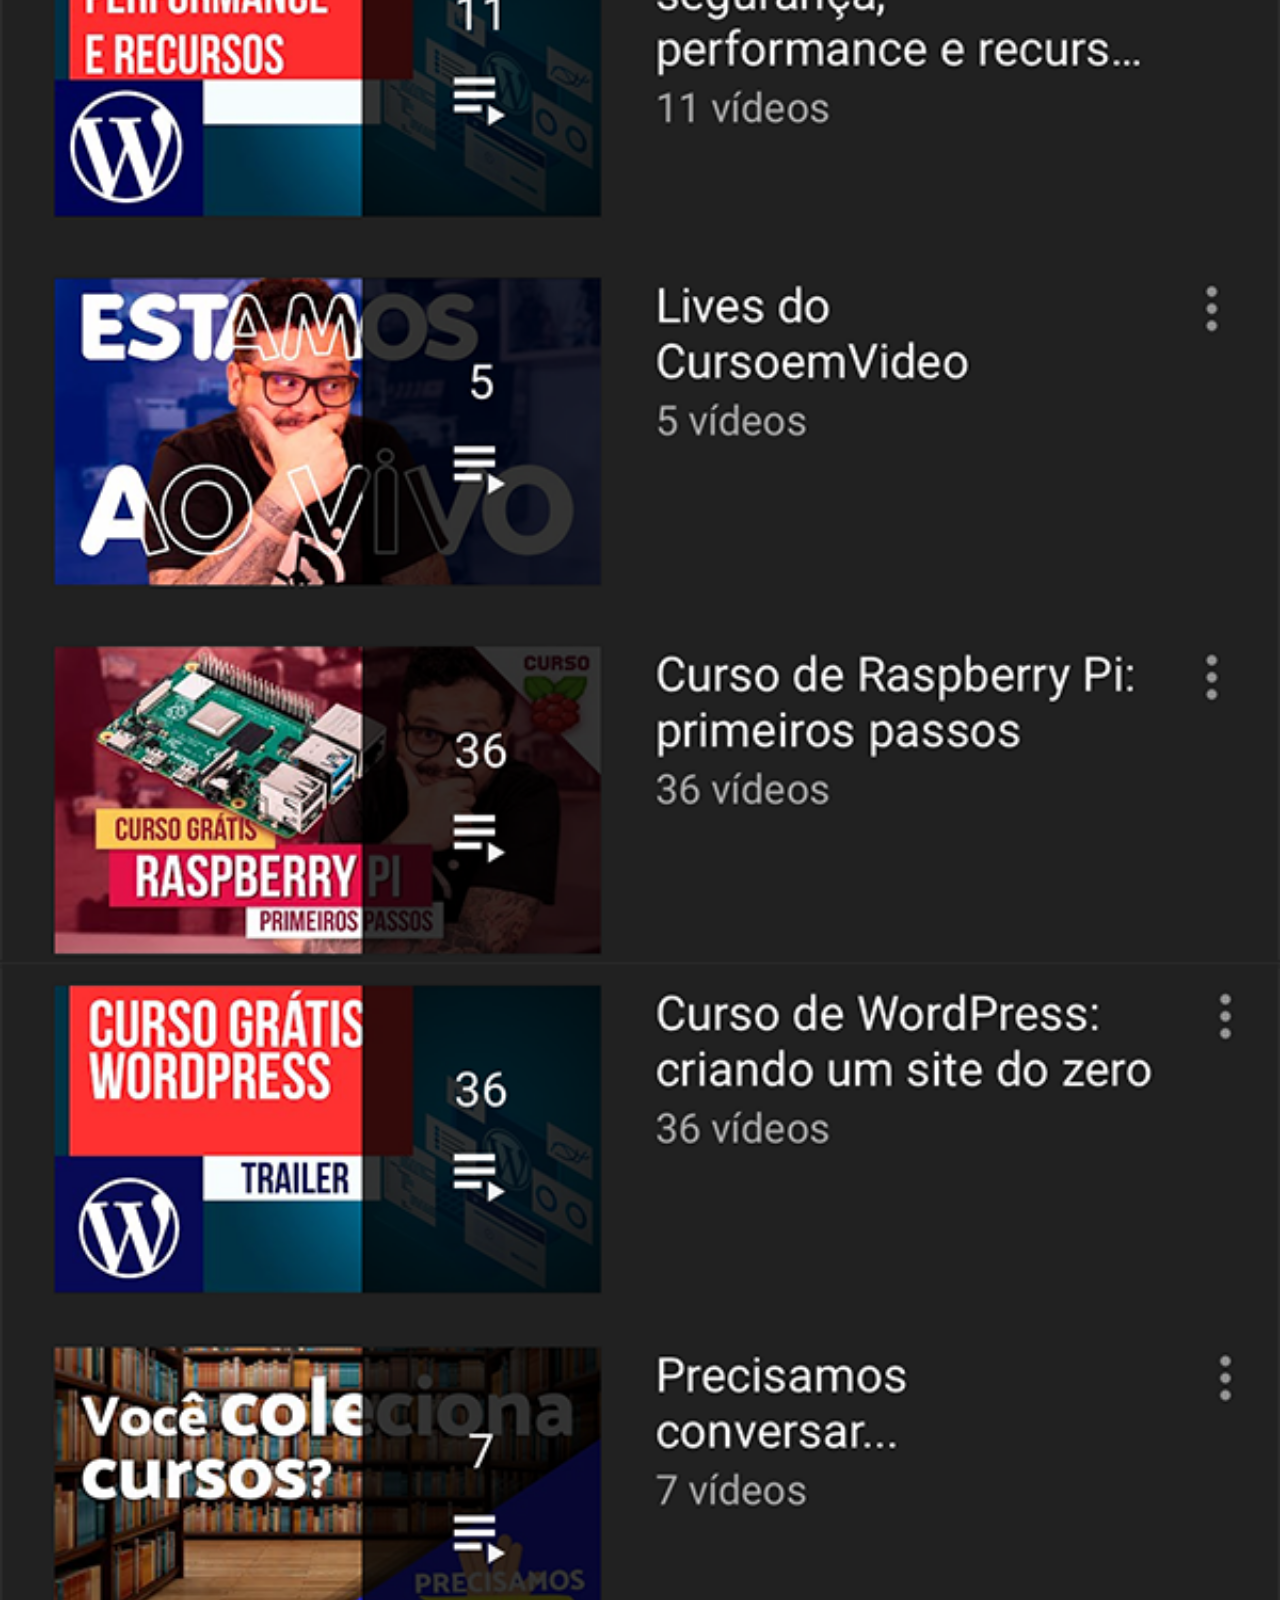
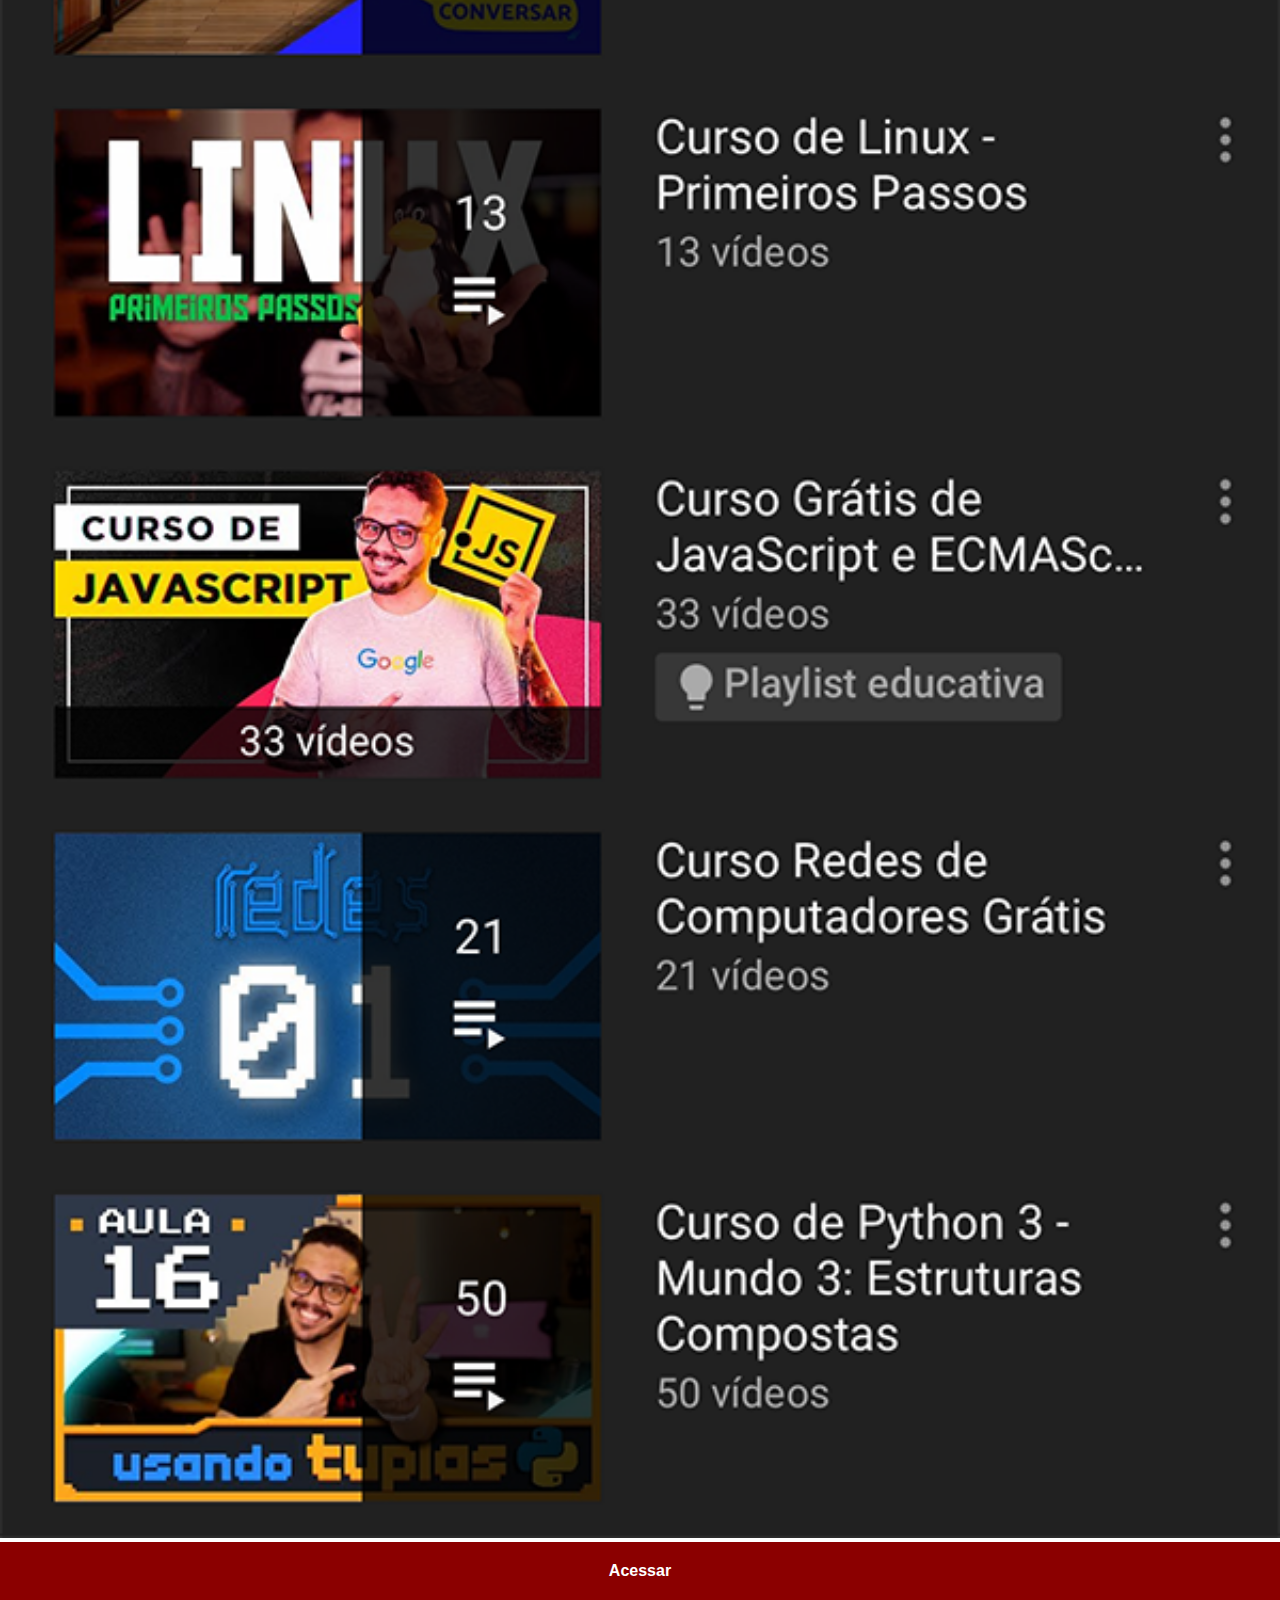
<file: youtube.html>
<!DOCTYPE html>
<html lang="pt-br">
<head>
    <meta charset="UTF-8">
    <meta name="viewport" content="width=device-width, initial-scale=1.0">
    <title>YouTube</title>
    <link rel="stylesheet" href="estilos/social.css">
</head>
<body>
    <img src="imagens/tela-youtube.png" alt="YouTube">
    <a href="https://www.youtube.com/@CursoemVideo/playlists" target="_blank">Acessar</a>
</body>
</html>
</file>
<file: estilos/style.css>
@charset "UTF - 8";

* {
    margin:  0px;
    padding: 0px;
    font-family: Arial, Helvetica, sans-serif; 
}

html,body {
    height:  100vh;
    width: 100vw;
    background-color: black;
}

body {
    background: url('../imagens/fundo-madeira.jpg') no-repeat top center;
    background-size: cover;
    background-attachment: fixed;
}

main {
    position: relative;
    height: 100vh;
}

section#telefone {
    position: absolute;
    top: 50%;
    left: 50%;

    transform: translate(-50%, -50%);

    height: 627px;
    width: 311px;

    background: url('../imagens/frame-iphone.png') no-repeat;
}

iframe#tela {
    position: relative;
    top: 80px;
    left: 22px;
    width: 267px;
    height: 471px;
}

section#rede-sociais {
    text-align: right;
}

section#rede-sociais img{
    width: 50px;
    margin: 10px;
    border-radius: 50%;
    box-shadow: 2px 2px 5px rgba(0, 0, 0, 0.400);
    box-sizing: border-box;
}

section#rede-sociais img:hover {
    border: 2px solid rgba(255, 255, 255, 0.637);
    transform: translate(-3px, -3px);
    box-shadow: 5px 5px 10px rgba(0, 0, 0, 0.400);
    transition: transform .5s, border .2s;
}
</file>
<file: estilos/social.css>
@charset "utf-8";
* {
    margin: 0px;
    padding: 0px;
    font-family: Arial, Helvetica, sans-serif;
}
::-webkit-scrollbar {
    width: 0px;
    height: 0px;
}
img {
    width: 100vw;
}
a {
    display:  block;
    background-color: darkred;
    color: white;
    padding: 20px;
    text-align: center;
    font-weight: bolder;
    text-decoration: none;
}
a:hover {
    background-color: red;
}
</file>
